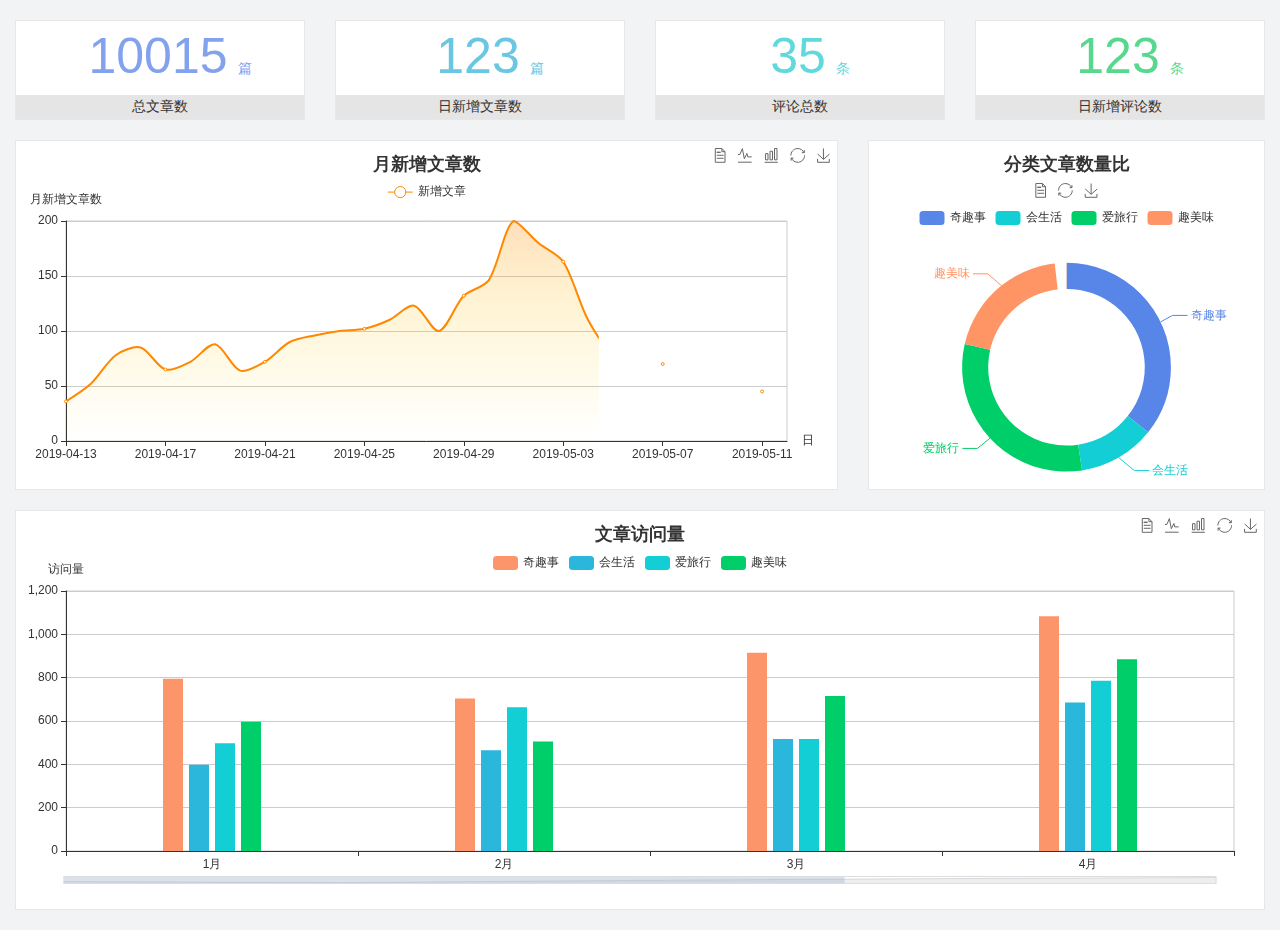
<file: home/dashboard(1).html>
<!DOCTYPE html>
<html lang="en">

<head>
  <meta charset="UTF-8">
  <meta name="viewport" content="width=device-width, initial-scale=1.0">
  <meta http-equiv="X-UA-Compatible" content="ie=edge">
  <title>图表统计</title>
  <link rel="stylesheet" href="../assets/lib/bootstrap.css" />
  <link rel="stylesheet" href="../../assets/lib/main.css" />
  <script src="../../assets/lib/jquery.js"></script>
  <script type="text/javascript" src="../../assets/lib/echarts.min.js"></script>
</head>

<body>
  <div class="container-fluid">
    <div class="row spannel_list">
      <div class="col-sm-3 col-xs-6">
        <div class="spannel">
          <em>10015</em><span>篇</span>
          <b>总文章数</b>
        </div>
      </div>
      <div class="col-sm-3 col-xs-6">
        <div class="spannel scolor01">
          <em>123</em><span>篇</span>
          <b>日新增文章数</b>
        </div>
      </div>
      <div class="col-sm-3 col-xs-6">
        <div class="spannel scolor02">
          <em>35</em><span>条</span>
          <b>评论总数</b>
        </div>
      </div>
      <div class="col-sm-3 col-xs-6">
        <div class="spannel scolor03">
          <em>123</em><span>条</span>
          <b>日新增评论数</b>
        </div>
      </div>
    </div>
  </div>

  <div class="container-fluid">
    <div class="row curve-pie">
      <div class="col-lg-8 col-md-8">
        <div class="gragh_pannel" id="curve_show"></div>
      </div>
      <div class="col-lg-4 col-md-4">
        <div class="gragh_pannel" id="pie_show"></div>
      </div>
    </div>
  </div>

  <div class="container-fluid">
    <div class="column_pannel" id="column_show"></div>
  </div>

  <script>
    var oChart = echarts.init(document.getElementById('curve_show'));
    var aList_all = [
      { 'count': 36, 'date': '2019-04-13' },
      { 'count': 52, 'date': '2019-04-14' },
      { 'count': 78, 'date': '2019-04-15' },
      { 'count': 85, 'date': '2019-04-16' },
      { 'count': 65, 'date': '2019-04-17' },
      { 'count': 72, 'date': '2019-04-18' },
      { 'count': 88, 'date': '2019-04-19' },
      { 'count': 64, 'date': '2019-04-20' },
      { 'count': 72, 'date': '2019-04-21' },
      { 'count': 90, 'date': '2019-04-22' },
      { 'count': 96, 'date': '2019-04-23' },
      { 'count': 100, 'date': '2019-04-24' },
      { 'count': 102, 'date': '2019-04-25' },
      { 'count': 110, 'date': '2019-04-26' },
      { 'count': 123, 'date': '2019-04-27' },
      { 'count': 100, 'date': '2019-04-28' },
      { 'count': 132, 'date': '2019-04-29' },
      { 'count': 146, 'date': '2019-04-30' },
      { 'count': 200, 'date': '2019-05-01' },
      { 'count': 180, 'date': '2019-05-02' },
      { 'count': 163, 'date': '2019-05-03' },
      { 'count': 110, 'date': '2019-05-04' },
      { 'count': 80, 'date': '2019-05-05' },
      { 'count': 82, 'date': '2019-05-06' },
      { 'count': 70, 'date': '2019-05-07' },
      { 'count': 65, 'date': '2019-05-08' },
      { 'count': 54, 'date': '2019-05-09' },
      { 'count': 40, 'date': '2019-05-10' },
      { 'count': 45, 'date': '2019-05-11' },
      { 'count': 38, 'date': '2019-05-12' },
    ];

    let aCount = [];
    let aDate = [];

    for (var i = 0; i < aList_all.length; i++) {
      aCount.push(aList_all[i].count);
      aDate.push(aList_all[i].date);
    }

    var chartopt = {
      title: {
        text: '月新增文章数',
        left: 'center',
        top: '10'
      },
      tooltip: {
        trigger: 'axis'
      },
      legend: {
        data: ['新增文章'],
        top: '40'
      },
      toolbox: {
        show: true,
        feature: {
          mark: { show: true },
          dataView: { show: true, readOnly: false },
          magicType: { show: true, type: ['line', 'bar'] },
          restore: { show: true },
          saveAsImage: { show: true }
        }
      },
      calculable: true,
      xAxis: [
        {
          name: '日',
          type: 'category',
          boundaryGap: false,
          data: aDate
        }
      ],
      yAxis: [
        {
          name: '月新增文章数',
          type: 'value'
        }
      ],
      series: [
        {
          name: '新增文章',
          type: 'line',
          smooth: true,
          itemStyle: { normal: { areaStyle: { type: 'default' }, color: '#f80' }, lineStyle: { color: '#f80' } },
          data: aCount
        }],
      areaStyle: {
        normal: {
          color: new echarts.graphic.LinearGradient(0, 0, 0, 1, [{
            offset: 0,
            color: 'rgba(255,136,0,0.39)'
          }, {
            offset: .34,
            color: 'rgba(255,180,0,0.25)'
          }, {
            offset: 1,
            color: 'rgba(255,222,0,0.00)'
          }])

        }
      },
      grid: {
        show: true,
        x: 50,
        x2: 50,
        y: 80,
        height: 220
      }
    };

    oChart.setOption(chartopt);


    var oPie = echarts.init(document.getElementById('pie_show'));
    var oPieopt =
    {
      title: {
        top: 10,
        text: '分类文章数量比',
        x: 'center'
      },
      tooltip: {
        trigger: 'item',
        formatter: "{a} <br/>{b} : {c} ({d}%)"
      },
      color: ['#5885e8', '#13cfd5', '#00ce68', '#ff9565'],
      legend: {
        x: 'center',
        top: 65,
        data: ['奇趣事', '会生活', '爱旅行', '趣美味']
      },
      toolbox: {
        show: true,
        x: 'center',
        top: 35,
        feature: {
          mark: { show: true },
          dataView: { show: true, readOnly: false },
          magicType: {
            show: true,
            type: ['pie', 'funnel'],
            option: {
              funnel: {
                x: '25%',
                width: '50%',
                funnelAlign: 'left',
                max: 1548
              }
            }
          },
          restore: { show: true },
          saveAsImage: { show: true }
        }
      },
      calculable: true,
      series: [
        {
          name: '访问来源',
          type: 'pie',
          radius: ['45%', '60%'],
          center: ['50%', '65%'],
          data: [
            { value: 300, name: '奇趣事' },
            { value: 100, name: '会生活' },
            { value: 260, name: '爱旅行' },
            { value: 180, name: '趣美味' }
          ]
        }
      ]
    };
    oPie.setOption(oPieopt);



    var oColumn = this.echarts.init(document.getElementById('column_show'));
    var oColumnopt =
    {
      title: {
        text: '文章访问量',
        left: 'center',
        top: '10'
      },
      tooltip: {
        trigger: 'axis'
      },
      legend: {
        data: ['奇趣事', '会生活', '爱旅行', '趣美味'],
        top: '40'
      },
      toolbox: {
        show: true,
        feature: {
          mark: { show: true },
          dataView: { show: true, readOnly: false },
          magicType: { show: true, type: ['line', 'bar'] },
          restore: { show: true },
          saveAsImage: { show: true }
        }
      },
      calculable: true,
      xAxis: [
        {
          type: 'category',
          data: ['1月', '2月', '3月', '4月', '5月']
        }
      ],
      yAxis: [
        {
          name: '访问量',
          type: 'value'
        }
      ],
      series: [
        {
          name: '奇趣事',
          type: 'bar',
          barWidth: 20,
          itemStyle: {
            normal: { areaStyle: { type: 'default' }, color: '#fd956a' }
          },
          data: [800, 708, 920, 1090, 1200]
        },
        {
          name: '会生活',
          type: 'bar',
          barWidth: 20,
          itemStyle: {
            normal: { areaStyle: { type: 'default' }, color: '#2bb6db' }
          },
          data: [400, 468, 520, 690, 800]
        },
        {
          name: '爱旅行',
          type: 'bar',
          barWidth: 20,
          itemStyle: {
            normal: { areaStyle: { type: 'default' }, color: '#13cfd5' }
          },
          data: [500, 668, 520, 790, 900]
        },
        {
          name: '趣美味',
          type: 'bar',
          barWidth: 20,
          itemStyle: {
            normal: { areaStyle: { type: 'default' }, color: '#00ce68' }
          },
          data: [600, 508, 720, 890, 1000]
        }
      ],
      grid: {
        show: true,
        x: 50,
        x2: 30,
        y: 80,
        height: 260
      },
      dataZoom: [//给x轴设置滚动条
        {
          start: 0,//默认为0
          end: 100 - 1000 / 31,//默认为100
          type: 'slider',
          show: true,
          xAxisIndex: [0],
          handleSize: 0,//滑动条的 左右2个滑动条的大小
          height: 8,//组件高度
          left: 45, //左边的距离
          right: 50,//右边的距离
          bottom: 26,//右边的距离
          handleColor: '#ddd',//h滑动图标的颜色
          handleStyle: {
            borderColor: "#cacaca",
            borderWidth: "1",
            shadowBlur: 2,
            background: "#ddd",
            shadowColor: "#ddd",
          }
        }]
    };
    oColumn.setOption(oColumnopt);
  </script>
</body>

</html>
</file>
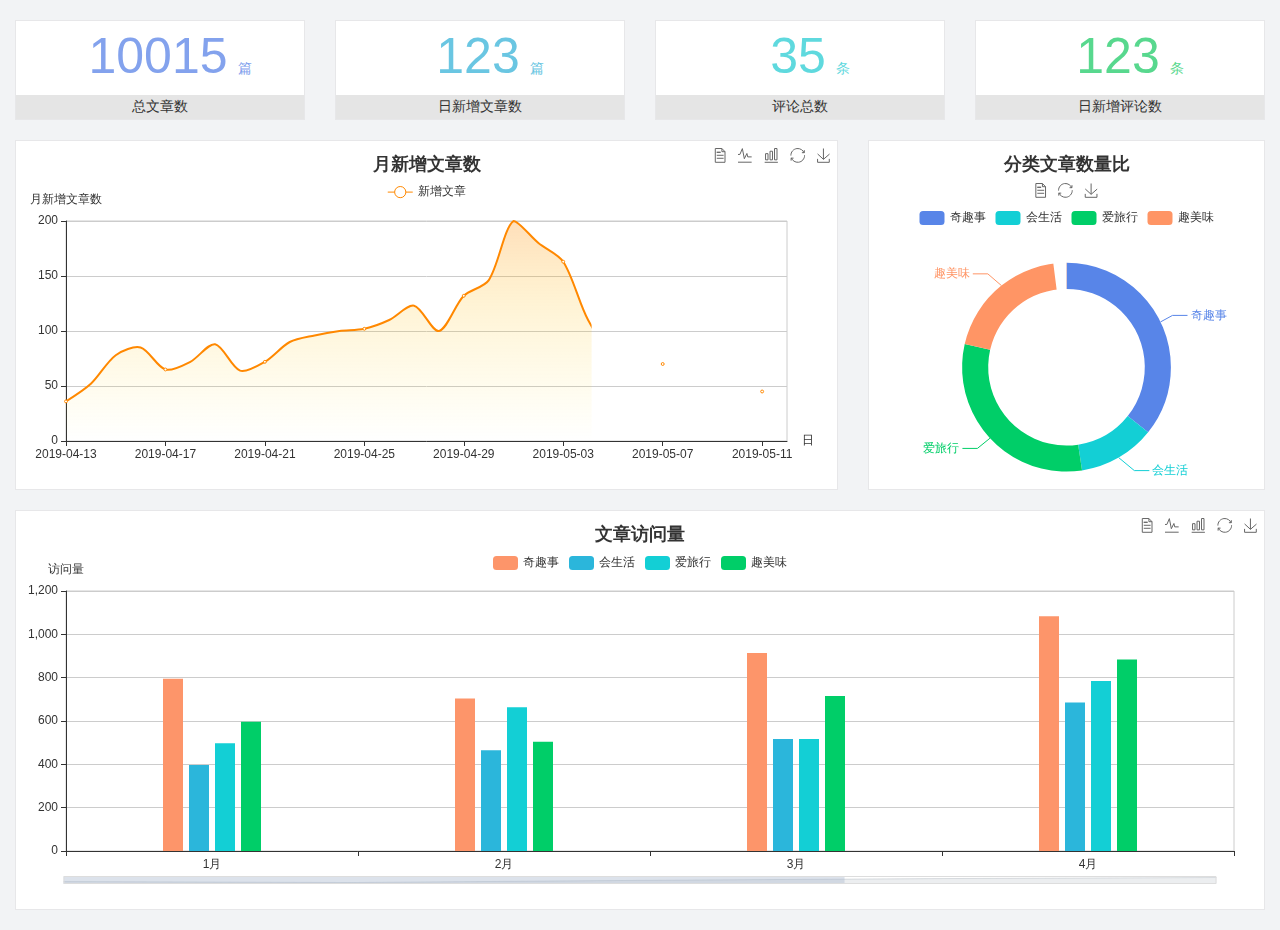
<file: home/dashboard.html>
<!DOCTYPE html>
<html lang="en">

<head>
  <meta charset="UTF-8">
  <meta name="viewport" content="width=device-width, initial-scale=1.0">
  <meta http-equiv="X-UA-Compatible" content="ie=edge">
  <title>图表统计</title>
  <link rel="stylesheet" href="../assets/lib/bootstrap.css" />
  <link rel="stylesheet" href="../assets/lib/main.css" />
  <script src="../assets/lib/jquery.js"></script>
  <script type="text/javascript" src="../assets/lib/echarts.min.js"></script>
</head>

<body>
  <div class="container-fluid">
    <div class="row spannel_list">
      <div class="col-sm-3 col-xs-6">
        <div class="spannel">
          <em>10015</em><span>篇</span>
          <b>总文章数</b>
        </div>
      </div>
      <div class="col-sm-3 col-xs-6">
        <div class="spannel scolor01">
          <em>123</em><span>篇</span>
          <b>日新增文章数</b>
        </div>
      </div>
      <div class="col-sm-3 col-xs-6">
        <div class="spannel scolor02">
          <em>35</em><span>条</span>
          <b>评论总数</b>
        </div>
      </div>
      <div class="col-sm-3 col-xs-6">
        <div class="spannel scolor03">
          <em>123</em><span>条</span>
          <b>日新增评论数</b>
        </div>
      </div>
    </div>
  </div>

  <div class="container-fluid">
    <div class="row curve-pie">
      <div class="col-lg-8 col-md-8">
        <div class="gragh_pannel" id="curve_show"></div>
      </div>
      <div class="col-lg-4 col-md-4">
        <div class="gragh_pannel" id="pie_show"></div>
      </div>
    </div>
  </div>

  <div class="container-fluid">
    <div class="column_pannel" id="column_show"></div>
  </div>

  <script>
    var oChart = echarts.init(document.getElementById('curve_show'));
    var aList_all = [
      { 'count': 36, 'date': '2019-04-13' },
      { 'count': 52, 'date': '2019-04-14' },
      { 'count': 78, 'date': '2019-04-15' },
      { 'count': 85, 'date': '2019-04-16' },
      { 'count': 65, 'date': '2019-04-17' },
      { 'count': 72, 'date': '2019-04-18' },
      { 'count': 88, 'date': '2019-04-19' },
      { 'count': 64, 'date': '2019-04-20' },
      { 'count': 72, 'date': '2019-04-21' },
      { 'count': 90, 'date': '2019-04-22' },
      { 'count': 96, 'date': '2019-04-23' },
      { 'count': 100, 'date': '2019-04-24' },
      { 'count': 102, 'date': '2019-04-25' },
      { 'count': 110, 'date': '2019-04-26' },
      { 'count': 123, 'date': '2019-04-27' },
      { 'count': 100, 'date': '2019-04-28' },
      { 'count': 132, 'date': '2019-04-29' },
      { 'count': 146, 'date': '2019-04-30' },
      { 'count': 200, 'date': '2019-05-01' },
      { 'count': 180, 'date': '2019-05-02' },
      { 'count': 163, 'date': '2019-05-03' },
      { 'count': 110, 'date': '2019-05-04' },
      { 'count': 80, 'date': '2019-05-05' },
      { 'count': 82, 'date': '2019-05-06' },
      { 'count': 70, 'date': '2019-05-07' },
      { 'count': 65, 'date': '2019-05-08' },
      { 'count': 54, 'date': '2019-05-09' },
      { 'count': 40, 'date': '2019-05-10' },
      { 'count': 45, 'date': '2019-05-11' },
      { 'count': 38, 'date': '2019-05-12' },
    ];

    let aCount = [];
    let aDate = [];

    for (var i = 0; i < aList_all.length; i++) {
      aCount.push(aList_all[i].count);
      aDate.push(aList_all[i].date);
    }

    var chartopt = {
      title: {
        text: '月新增文章数',
        left: 'center',
        top: '10'
      },
      tooltip: {
        trigger: 'axis'
      },
      legend: {
        data: ['新增文章'],
        top: '40'
      },
      toolbox: {
        show: true,
        feature: {
          mark: { show: true },
          dataView: { show: true, readOnly: false },
          magicType: { show: true, type: ['line', 'bar'] },
          restore: { show: true },
          saveAsImage: { show: true }
        }
      },
      calculable: true,
      xAxis: [
        {
          name: '日',
          type: 'category',
          boundaryGap: false,
          data: aDate
        }
      ],
      yAxis: [
        {
          name: '月新增文章数',
          type: 'value'
        }
      ],
      series: [
        {
          name: '新增文章',
          type: 'line',
          smooth: true,
          itemStyle: { normal: { areaStyle: { type: 'default' }, color: '#f80' }, lineStyle: { color: '#f80' } },
          data: aCount
        }],
      areaStyle: {
        normal: {
          color: new echarts.graphic.LinearGradient(0, 0, 0, 1, [{
            offset: 0,
            color: 'rgba(255,136,0,0.39)'
          }, {
            offset: .34,
            color: 'rgba(255,180,0,0.25)'
          }, {
            offset: 1,
            color: 'rgba(255,222,0,0.00)'
          }])

        }
      },
      grid: {
        show: true,
        x: 50,
        x2: 50,
        y: 80,
        height: 220
      }
    };

    oChart.setOption(chartopt);


    var oPie = echarts.init(document.getElementById('pie_show'));
    var oPieopt =
    {
      title: {
        top: 10,
        text: '分类文章数量比',
        x: 'center'
      },
      tooltip: {
        trigger: 'item',
        formatter: "{a} <br/>{b} : {c} ({d}%)"
      },
      color: ['#5885e8', '#13cfd5', '#00ce68', '#ff9565'],
      legend: {
        x: 'center',
        top: 65,
        data: ['奇趣事', '会生活', '爱旅行', '趣美味']
      },
      toolbox: {
        show: true,
        x: 'center',
        top: 35,
        feature: {
          mark: { show: true },
          dataView: { show: true, readOnly: false },
          magicType: {
            show: true,
            type: ['pie', 'funnel'],
            option: {
              funnel: {
                x: '25%',
                width: '50%',
                funnelAlign: 'left',
                max: 1548
              }
            }
          },
          restore: { show: true },
          saveAsImage: { show: true }
        }
      },
      calculable: true,
      series: [
        {
          name: '访问来源',
          type: 'pie',
          radius: ['45%', '60%'],
          center: ['50%', '65%'],
          data: [
            { value: 300, name: '奇趣事' },
            { value: 100, name: '会生活' },
            { value: 260, name: '爱旅行' },
            { value: 180, name: '趣美味' }
          ]
        }
      ]
    };
    oPie.setOption(oPieopt);



    var oColumn = this.echarts.init(document.getElementById('column_show'));
    var oColumnopt =
    {
      title: {
        text: '文章访问量',
        left: 'center',
        top: '10'
      },
      tooltip: {
        trigger: 'axis'
      },
      legend: {
        data: ['奇趣事', '会生活', '爱旅行', '趣美味'],
        top: '40'
      },
      toolbox: {
        show: true,
        feature: {
          mark: { show: true },
          dataView: { show: true, readOnly: false },
          magicType: { show: true, type: ['line', 'bar'] },
          restore: { show: true },
          saveAsImage: { show: true }
        }
      },
      calculable: true,
      xAxis: [
        {
          type: 'category',
          data: ['1月', '2月', '3月', '4月', '5月']
        }
      ],
      yAxis: [
        {
          name: '访问量',
          type: 'value'
        }
      ],
      series: [
        {
          name: '奇趣事',
          type: 'bar',
          barWidth: 20,
          itemStyle: {
            normal: { areaStyle: { type: 'default' }, color: '#fd956a' }
          },
          data: [800, 708, 920, 1090, 1200]
        },
        {
          name: '会生活',
          type: 'bar',
          barWidth: 20,
          itemStyle: {
            normal: { areaStyle: { type: 'default' }, color: '#2bb6db' }
          },
          data: [400, 468, 520, 690, 800]
        },
        {
          name: '爱旅行',
          type: 'bar',
          barWidth: 20,
          itemStyle: {
            normal: { areaStyle: { type: 'default' }, color: '#13cfd5' }
          },
          data: [500, 668, 520, 790, 900]
        },
        {
          name: '趣美味',
          type: 'bar',
          barWidth: 20,
          itemStyle: {
            normal: { areaStyle: { type: 'default' }, color: '#00ce68' }
          },
          data: [600, 508, 720, 890, 1000]
        }
      ],
      grid: {
        show: true,
        x: 50,
        x2: 30,
        y: 80,
        height: 260
      },
      dataZoom: [//给x轴设置滚动条
        {
          start: 0,//默认为0
          end: 100 - 1000 / 31,//默认为100
          type: 'slider',
          show: true,
          xAxisIndex: [0],
          handleSize: 0,//滑动条的 左右2个滑动条的大小
          height: 8,//组件高度
          left: 45, //左边的距离
          right: 50,//右边的距离
          bottom: 26,//右边的距离
          handleColor: '#ddd',//h滑动图标的颜色
          handleStyle: {
            borderColor: "#cacaca",
            borderWidth: "1",
            shadowBlur: 2,
            background: "#ddd",
            shadowColor: "#ddd",
          }
        }]
    };
    oColumn.setOption(oColumnopt);
  </script>
</body>

</html>
</file>
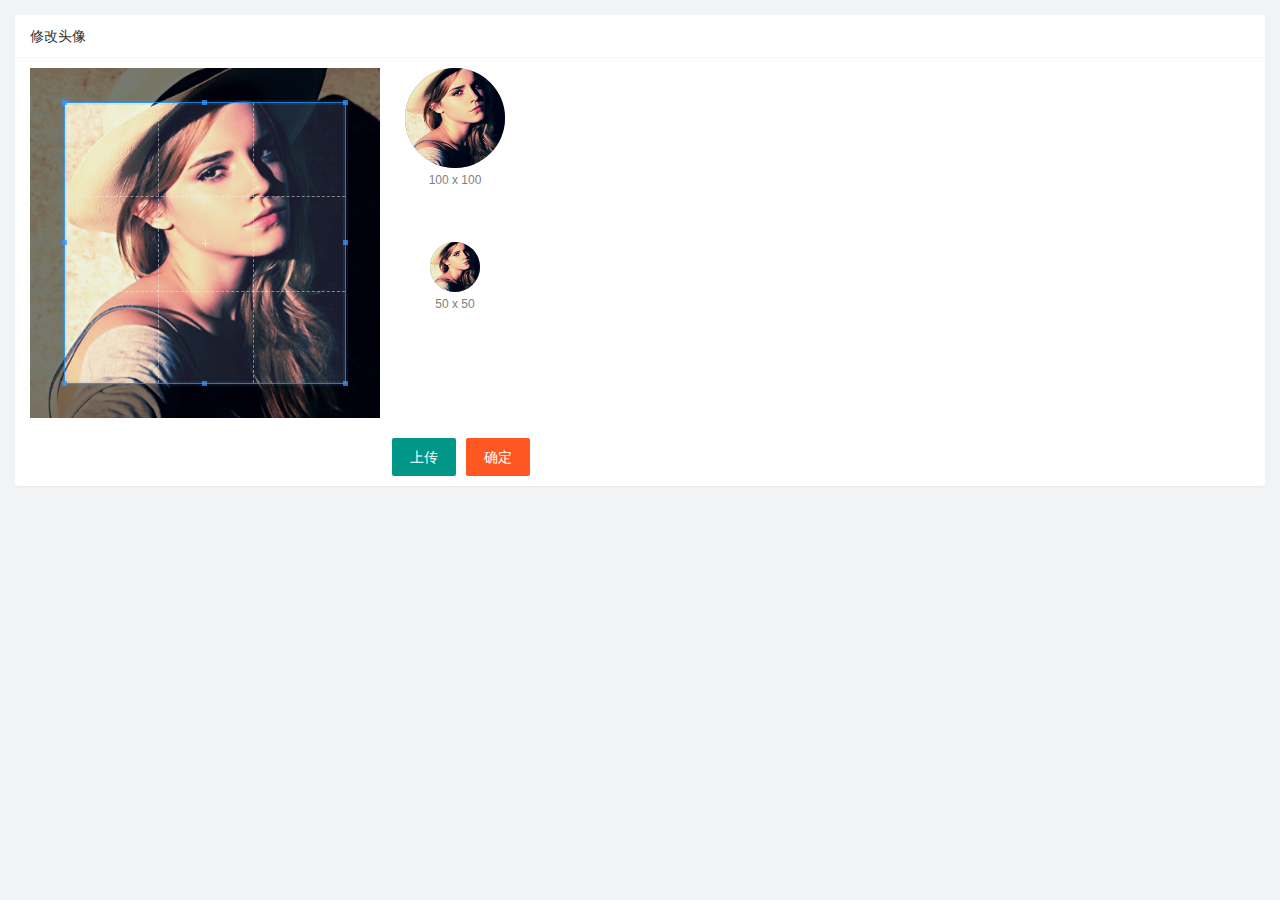
<file: user/user_avatar.html>
<!DOCTYPE html>
<html lang="en">

<head>
    <meta charset="UTF-8">
    <meta http-equiv="X-UA-Compatible" content="IE=edge">
    <meta name="viewport" content="width=device-width, initial-scale=1.0">
    <title>更换头像</title>
    <link rel="stylesheet" href="../assets/lib/cropper/cropper.css" />
    <link rel="stylesheet" href="../assets/lib/layui/css/layui.css">
    <link rel="stylesheet" href="../assets/css/user/user_avatar.css">
</head>

<body>
    <div class="layui-card">
        <div class="layui-card-header">修改头像</div>
        <div class="layui-card-body">
            <!-- 第一行的图片裁剪和预览区域 -->
            <div class="row1">
                <!-- 图片裁剪区域 -->
                <div class="cropper-box">
                    <!-- 这个 img 标签很重要，将来会把它初始化为裁剪区域 -->
                    <img id="image" src="../assets/images/sample.jpg" />
                </div>
                <!-- 图片的预览区域 -->
                <div class="preview-box">
                    <div>
                        <!-- 宽高为 100px 的预览区域 -->
                        <div class="img-preview w100"></div>
                        <p class="size">100 x 100</p>
                    </div>
                    <div>
                        <!-- 宽高为 50px 的预览区域 -->
                        <div class="img-preview w50"></div>
                        <p class="size">50 x 50</p>
                    </div>
                </div>
            </div>
            <!-- 第二行的按钮区域 -->
            <div class="row2">
                <!-- 通过 accept 属性，可以指定，允许用户选择什么类型的文件 -->
                <!-- <input type="file" id="file" accept="image/png,image/jpeg" /> -->
                <input type="file" id="file" accept="image/png,image/jpeg" />
                <button type="button" class="layui-btn" id="btnChooseImage">上传</button>
                <button type="button" class="layui-btn layui-btn-danger" id="btnUpload">确定</button>
            </div>
        </div>
    </div>
    
    <script src="../assets/lib/layui/layui.all.js"></script>
    <script src="../assets/lib/jquery.js"></script>
    <script src="../assets/lib/cropper/Cropper.js"></script>
    <script src="../assets/lib/cropper/jquery-cropper.js"></script>
    <script src="../assets/js/baseAPI.js"></script>
    <script src="../assets/js/user/user_avatar.js"></script>
</body>

</html>
</file>
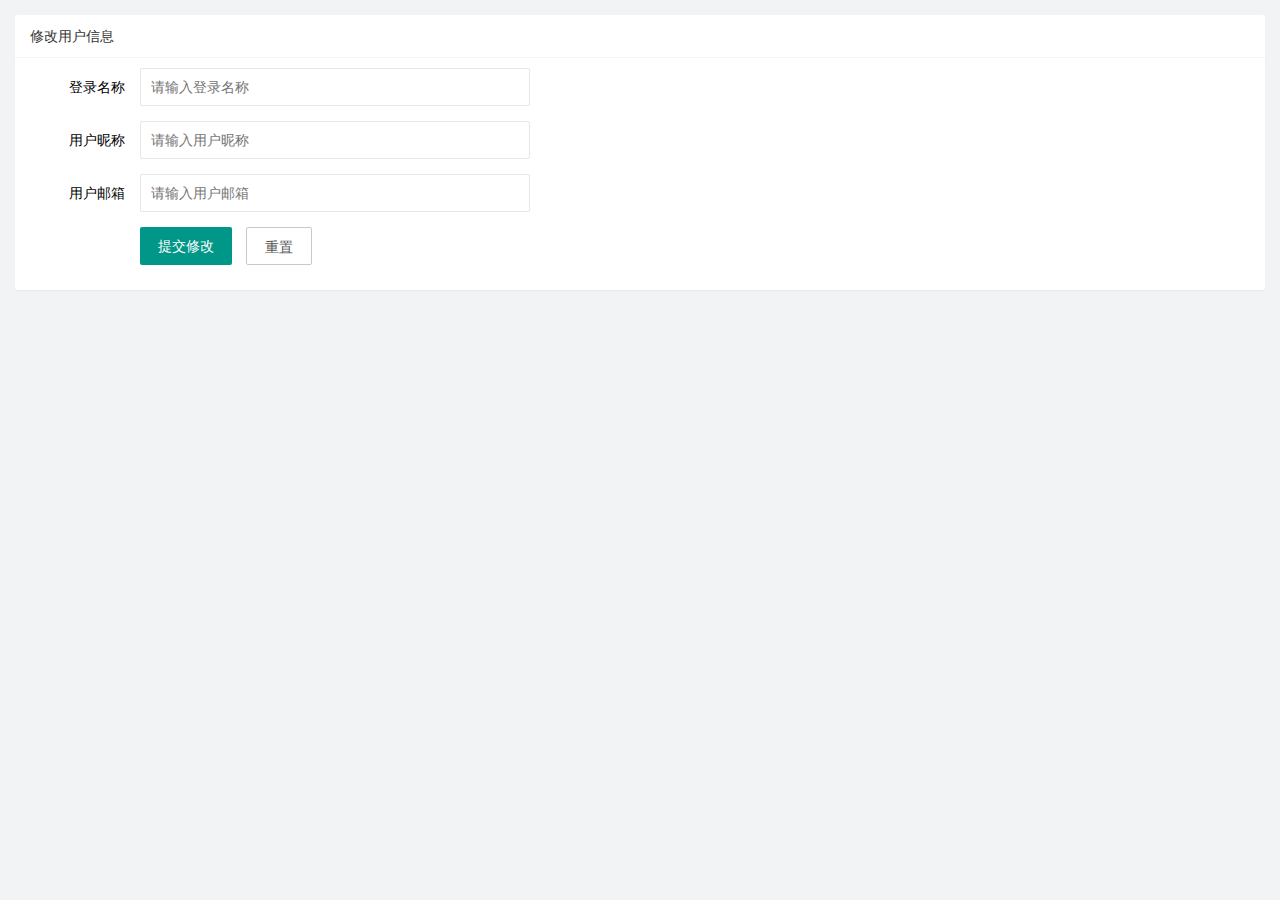
<file: user/user_info.html>
<!DOCTYPE html>
<html lang="en">
<head>
    <meta charset="UTF-8">
    <meta http-equiv="X-UA-Compatible" content="IE=edge">
    <meta name="viewport" content="width=device-width, initial-scale=1.0">
    <title>Document</title>
    <link rel="stylesheet" href="../assets/lib/layui/css/layui.css">
    <link rel="stylesheet" href="../assets/css/user/user_info.css">
</head>
<body>
    <!-- 卡片区域 -->
    <div class="layui-card">
        <div class="layui-card-header">修改用户信息</div>
        <div class="layui-card-body">
            <form class="layui-form" action="" lay-filter="formUserInfo">
                <div class="layui-form-item">
                  <label class="layui-form-label">登录名称</label>
                  <div class="layui-input-block">
                    <input type="text" name="username" required  lay-verify="required" placeholder="请输入登录名称" autocomplete="off" class="layui-input" readonly>
                  </div>
                </div>
                <div class="layui-form-item">
                    <label class="layui-form-label">用户昵称</label>
                    <div class="layui-input-block">
                      <input type="text" name="nickname" required  lay-verify="required|nickname" placeholder="请输入用户昵称" autocomplete="off" class="layui-input">
                    </div>
                  </div>
                  <div class="layui-form-item">
                    <label class="layui-form-label">用户邮箱</label>
                    <div class="layui-input-block">
                      <input type="text" name="email" required  lay-verify="required|email" placeholder="请输入用户邮箱" autocomplete="off" class="layui-input">
                    </div>
                  </div>
                  <div class="layui-form-item">
                    <div class="layui-input-block">
                      <button class="layui-btn" lay-submit lay-filter="formDemo">提交修改</button>
                      <button type="reset" class="layui-btn layui-btn-primary">重置</button>
                    </div>
                  </div>
            </form>
        </div>
      </div>
      <script src="../assets/lib/layui/layui.all.js"></script>
      <script src="../assets/lib/jquery.js"></script>
      <script src="../assets/js/baseAPI.js"></script>
      <script src="../assets/js/user/user_info.js"></script>
</body>
</html>
</file>
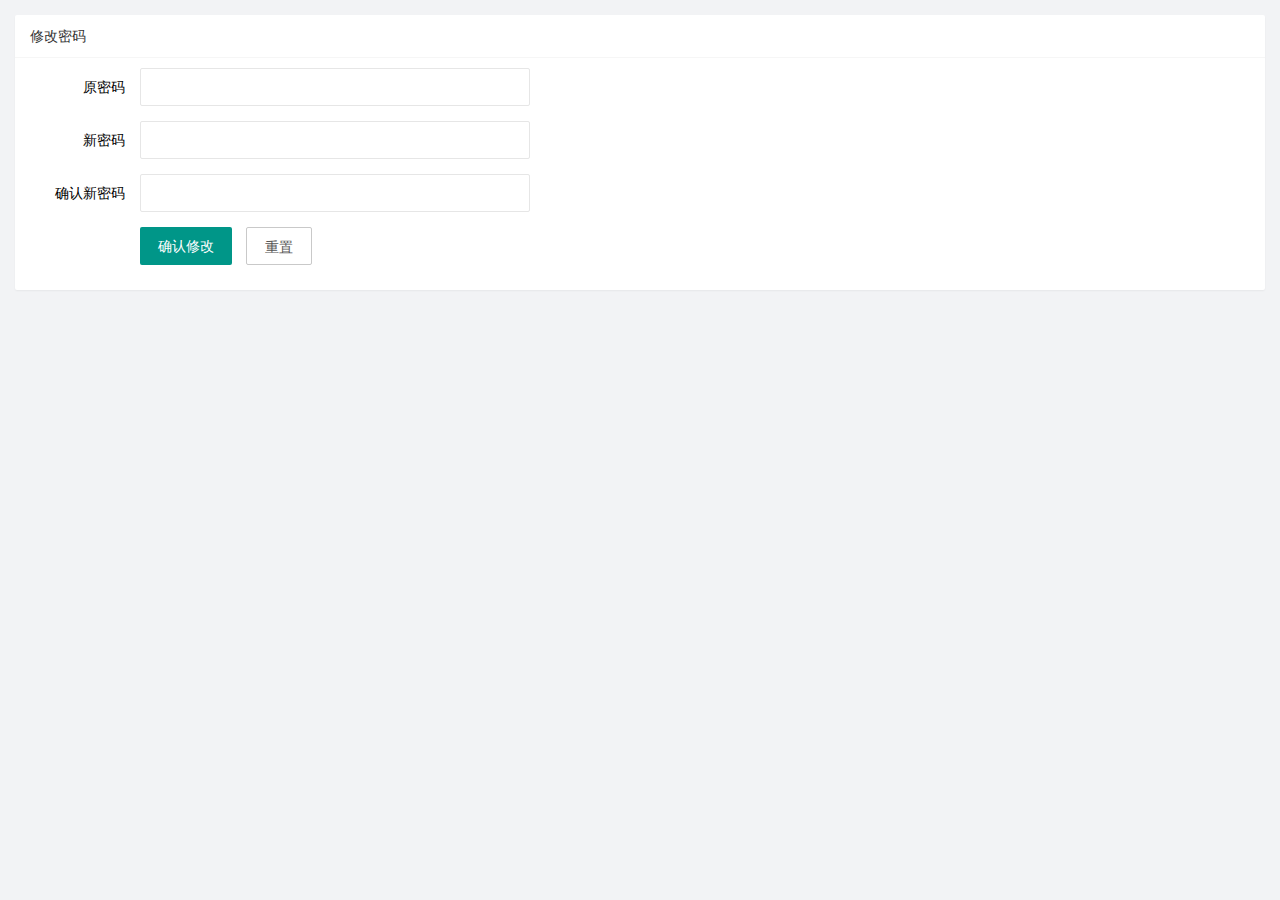
<file: user/user_pwd.html>
<!DOCTYPE html>
<html lang="en">
<head>
    <meta charset="UTF-8">
    <meta http-equiv="X-UA-Compatible" content="IE=edge">
    <meta name="viewport" content="width=device-width, initial-scale=1.0">
    <title>Document</title>
    <link rel="stylesheet" href="../assets/lib/layui/css/layui.css">
    <!-- 导入自己的css -->
    <link rel="stylesheet" href="../assets/css/user/user_pwd.css">
</head>
<body>
    <!-- 先写卡片区域 -->
    <div class="layui-card">
        <div class="layui-card-header">修改密码</div>
        <div class="layui-card-body">
            <form class="layui-form" action="">
                <div class="layui-form-item">
                  <label class="layui-form-label">原密码</label>
                  <div class="layui-input-block">
                    <input type="password" name="oldPwd" required  lay-verify="required|pwd" placeholder="" autocomplete="off" class="layui-input">
                  </div>
                </div>
                <div class="layui-form-item">
                    <label class="layui-form-label">新密码</label>
                    <div class="layui-input-block">
                      <input type="password" name="newPwd" required  lay-verify="required|samePwd|pwd" placeholder="" autocomplete="off" class="layui-input">
                    </div>
                  </div>
                  <div class="layui-form-item">
                    <label class="layui-form-label">确认新密码</label>
                    <div class="layui-input-block">
                      <input type="password" name="rePwd" required  lay-verify="required|pwd|rePwd" placeholder="" autocomplete="off" class="layui-input">
                    </div>
                  </div>
                  <div class="layui-form-item">
                    <div class="layui-input-block">
                      <button class="layui-btn" lay-submit lay-filter="formDemo">确认修改</button>
                      <button type="reset" class="layui-btn layui-btn-primary">重置</button>
                    </div>
                  </div>
            </form>
        </div>
      </div>
      
      <script src="../assets/lib/jquery.js"></script>
      <script src="../assets/js/baseAPI.js"></script>
    <script src="../assets/lib/layui/layui.all.js"></script>
    <script src="../assets/js/user/user_pwd.js"></script>
</body>
</html>
</file>
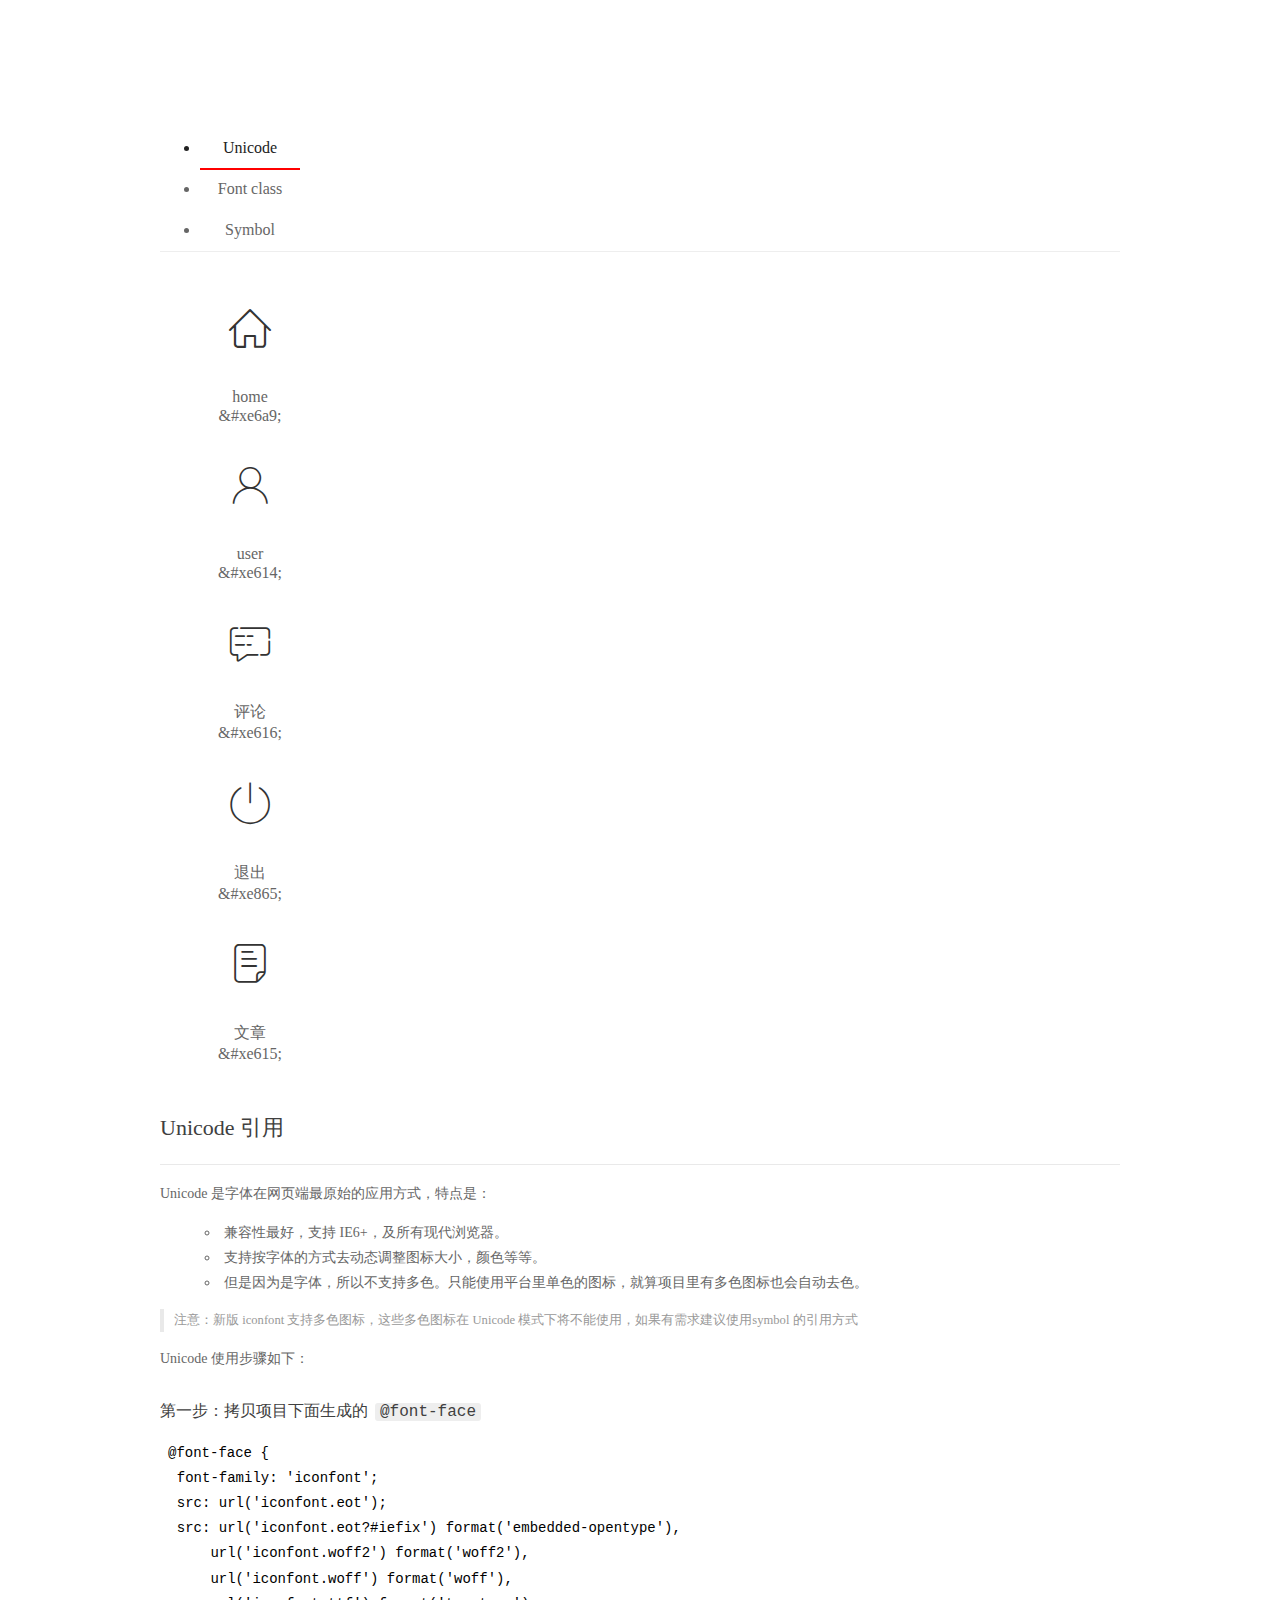
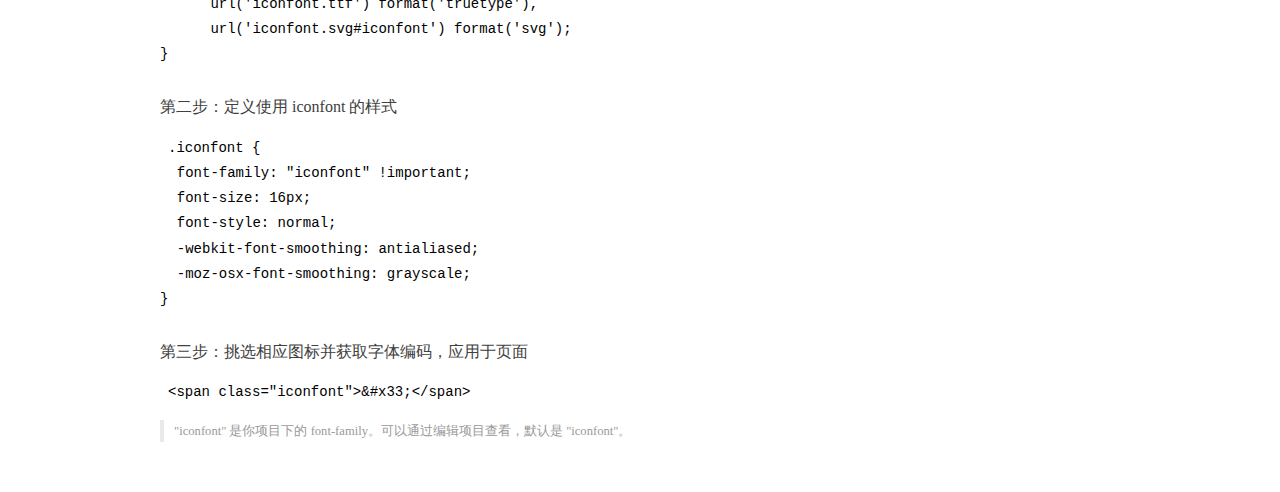
<file: assets/fonts/demo_index(1).html>
<!DOCTYPE html>
<html>
<head>
  <meta charset="utf-8"/>
  <title>IconFont Demo</title>
  <link rel="shortcut icon" href="https://gtms04.alicdn.com/tps/i4/TB1_oz6GVXXXXaFXpXXJDFnIXXX-64-64.ico" type="image/x-icon"/>
  <link rel="stylesheet" href="https://g.alicdn.com/thx/cube/1.3.2/cube.min.css">
  <link rel="stylesheet" href="demo.css">
  <link rel="stylesheet" href="iconfont.css">
  <script src="iconfont.js"></script>
  <!-- jQuery -->
  <script src="https://a1.alicdn.com/oss/uploads/2018/12/26/7bfddb60-08e8-11e9-9b04-53e73bb6408b.js"></script>
  <!-- 代码高亮 -->
  <script src="https://a1.alicdn.com/oss/uploads/2018/12/26/a3f714d0-08e6-11e9-8a15-ebf944d7534c.js"></script>
</head>
<body>
  <div class="main">
    <h1 class="logo"><a href="https://www.iconfont.cn/" title="iconfont 首页" target="_blank">&#xe86b;</a></h1>
    <div class="nav-tabs">
      <ul id="tabs" class="dib-box">
        <li class="dib active"><span>Unicode</span></li>
        <li class="dib"><span>Font class</span></li>
        <li class="dib"><span>Symbol</span></li>
      </ul>
      
    </div>
    <div class="tab-container">
      <div class="content unicode" style="display: block;">
          <ul class="icon_lists dib-box">
          
            <li class="dib">
              <span class="icon iconfont">&#xe6a9;</span>
                <div class="name">home</div>
                <div class="code-name">&amp;#xe6a9;</div>
              </li>
          
            <li class="dib">
              <span class="icon iconfont">&#xe614;</span>
                <div class="name">user</div>
                <div class="code-name">&amp;#xe614;</div>
              </li>
          
            <li class="dib">
              <span class="icon iconfont">&#xe616;</span>
                <div class="name">评论</div>
                <div class="code-name">&amp;#xe616;</div>
              </li>
          
            <li class="dib">
              <span class="icon iconfont">&#xe865;</span>
                <div class="name">退出</div>
                <div class="code-name">&amp;#xe865;</div>
              </li>
          
            <li class="dib">
              <span class="icon iconfont">&#xe615;</span>
                <div class="name">文章</div>
                <div class="code-name">&amp;#xe615;</div>
              </li>
          
          </ul>
          <div class="article markdown">
          <h2 id="unicode-">Unicode 引用</h2>
          <hr>

          <p>Unicode 是字体在网页端最原始的应用方式，特点是：</p>
          <ul>
            <li>兼容性最好，支持 IE6+，及所有现代浏览器。</li>
            <li>支持按字体的方式去动态调整图标大小，颜色等等。</li>
            <li>但是因为是字体，所以不支持多色。只能使用平台里单色的图标，就算项目里有多色图标也会自动去色。</li>
          </ul>
          <blockquote>
            <p>注意：新版 iconfont 支持多色图标，这些多色图标在 Unicode 模式下将不能使用，如果有需求建议使用symbol 的引用方式</p>
          </blockquote>
          <p>Unicode 使用步骤如下：</p>
          <h3 id="-font-face">第一步：拷贝项目下面生成的 <code>@font-face</code></h3>
<pre><code class="language-css"
>@font-face {
  font-family: 'iconfont';
  src: url('iconfont.eot');
  src: url('iconfont.eot?#iefix') format('embedded-opentype'),
      url('iconfont.woff2') format('woff2'),
      url('iconfont.woff') format('woff'),
      url('iconfont.ttf') format('truetype'),
      url('iconfont.svg#iconfont') format('svg');
}
</code></pre>
          <h3 id="-iconfont-">第二步：定义使用 iconfont 的样式</h3>
<pre><code class="language-css"
>.iconfont {
  font-family: "iconfont" !important;
  font-size: 16px;
  font-style: normal;
  -webkit-font-smoothing: antialiased;
  -moz-osx-font-smoothing: grayscale;
}
</code></pre>
          <h3 id="-">第三步：挑选相应图标并获取字体编码，应用于页面</h3>
<pre>
<code class="language-html"
>&lt;span class="iconfont"&gt;&amp;#x33;&lt;/span&gt;
</code></pre>
          <blockquote>
            <p>"iconfont" 是你项目下的 font-family。可以通过编辑项目查看，默认是 "iconfont"。</p>
          </blockquote>
          </div>
      </div>
      <div class="content font-class">
        <ul class="icon_lists dib-box">
          
          <li class="dib">
            <span class="icon iconfont icon-home"></span>
            <div class="name">
              home
            </div>
            <div class="code-name">.icon-home
            </div>
          </li>
          
          <li class="dib">
            <span class="icon iconfont icon-user"></span>
            <div class="name">
              user
            </div>
            <div class="code-name">.icon-user
            </div>
          </li>
          
          <li class="dib">
            <span class="icon iconfont icon-pinglun"></span>
            <div class="name">
              评论
            </div>
            <div class="code-name">.icon-pinglun
            </div>
          </li>
          
          <li class="dib">
            <span class="icon iconfont icon-tuichu"></span>
            <div class="name">
              退出
            </div>
            <div class="code-name">.icon-tuichu
            </div>
          </li>
          
          <li class="dib">
            <span class="icon iconfont icon-16"></span>
            <div class="name">
              文章
            </div>
            <div class="code-name">.icon-16
            </div>
          </li>
          
        </ul>
        <div class="article markdown">
        <h2 id="font-class-">font-class 引用</h2>
        <hr>

        <p>font-class 是 Unicode 使用方式的一种变种，主要是解决 Unicode 书写不直观，语意不明确的问题。</p>
        <p>与 Unicode 使用方式相比，具有如下特点：</p>
        <ul>
          <li>兼容性良好，支持 IE8+，及所有现代浏览器。</li>
          <li>相比于 Unicode 语意明确，书写更直观。可以很容易分辨这个 icon 是什么。</li>
          <li>因为使用 class 来定义图标，所以当要替换图标时，只需要修改 class 里面的 Unicode 引用。</li>
          <li>不过因为本质上还是使用的字体，所以多色图标还是不支持的。</li>
        </ul>
        <p>使用步骤如下：</p>
        <h3 id="-fontclass-">第一步：引入项目下面生成的 fontclass 代码：</h3>
<pre><code class="language-html">&lt;link rel="stylesheet" href="./iconfont.css"&gt;
</code></pre>
        <h3 id="-">第二步：挑选相应图标并获取类名，应用于页面：</h3>
<pre><code class="language-html">&lt;span class="iconfont icon-xxx"&gt;&lt;/span&gt;
</code></pre>
        <blockquote>
          <p>"
            iconfont" 是你项目下的 font-family。可以通过编辑项目查看，默认是 "iconfont"。</p>
        </blockquote>
      </div>
      </div>
      <div class="content symbol">
          <ul class="icon_lists dib-box">
          
            <li class="dib">
                <svg class="icon svg-icon" aria-hidden="true">
                  <use xlink:href="#icon-home"></use>
                </svg>
                <div class="name">home</div>
                <div class="code-name">#icon-home</div>
            </li>
          
            <li class="dib">
                <svg class="icon svg-icon" aria-hidden="true">
                  <use xlink:href="#icon-user"></use>
                </svg>
                <div class="name">user</div>
                <div class="code-name">#icon-user</div>
            </li>
          
            <li class="dib">
                <svg class="icon svg-icon" aria-hidden="true">
                  <use xlink:href="#icon-pinglun"></use>
                </svg>
                <div class="name">评论</div>
                <div class="code-name">#icon-pinglun</div>
            </li>
          
            <li class="dib">
                <svg class="icon svg-icon" aria-hidden="true">
                  <use xlink:href="#icon-tuichu"></use>
                </svg>
                <div class="name">退出</div>
                <div class="code-name">#icon-tuichu</div>
            </li>
          
            <li class="dib">
                <svg class="icon svg-icon" aria-hidden="true">
                  <use xlink:href="#icon-16"></use>
                </svg>
                <div class="name">文章</div>
                <div class="code-name">#icon-16</div>
            </li>
          
          </ul>
          <div class="article markdown">
          <h2 id="symbol-">Symbol 引用</h2>
          <hr>

          <p>这是一种全新的使用方式，应该说这才是未来的主流，也是平台目前推荐的用法。相关介绍可以参考这篇<a href="">文章</a>
            这种用法其实是做了一个 SVG 的集合，与另外两种相比具有如下特点：</p>
          <ul>
            <li>支持多色图标了，不再受单色限制。</li>
            <li>通过一些技巧，支持像字体那样，通过 <code>font-size</code>, <code>color</code> 来调整样式。</li>
            <li>兼容性较差，支持 IE9+，及现代浏览器。</li>
            <li>浏览器渲染 SVG 的性能一般，还不如 png。</li>
          </ul>
          <p>使用步骤如下：</p>
          <h3 id="-symbol-">第一步：引入项目下面生成的 symbol 代码：</h3>
<pre><code class="language-html">&lt;script src="./iconfont.js"&gt;&lt;/script&gt;
</code></pre>
          <h3 id="-css-">第二步：加入通用 CSS 代码（引入一次就行）：</h3>
<pre><code class="language-html">&lt;style&gt;
.icon {
  width: 1em;
  height: 1em;
  vertical-align: -0.15em;
  fill: currentColor;
  overflow: hidden;
}
&lt;/style&gt;
</code></pre>
          <h3 id="-">第三步：挑选相应图标并获取类名，应用于页面：</h3>
<pre><code class="language-html">&lt;svg class="icon" aria-hidden="true"&gt;
  &lt;use xlink:href="#icon-xxx"&gt;&lt;/use&gt;
&lt;/svg&gt;
</code></pre>
          </div>
      </div>

    </div>
  </div>
  <script>
  $(document).ready(function () {
      $('.tab-container .content:first').show()

      $('#tabs li').click(function (e) {
        var tabContent = $('.tab-container .content')
        var index = $(this).index()

        if ($(this).hasClass('active')) {
          return
        } else {
          $('#tabs li').removeClass('active')
          $(this).addClass('active')

          tabContent.hide().eq(index).fadeIn()
        }
      })
    })
  </script>
</body>
</html>
</file>
<file: assets/lib/main.css>
body{
    font-family:'MicroSoft YaHei';
    background-color: #f2f3f5;
}
.main_wrap{
    position:fixed;
    width:100%;
    height:100%;
    left:0px;
    top:0px;
    background:url('../images/login_bg.jpg'); 
    background-size:100% 100%; 
  }
.header{
    width:1200px;
    overflow: hidden;
    margin:20px auto 0;
}
.heade .logo{
    float: left;
}
.header .copyright{
    float:right;
    font-size:12px;
    color:#fff;
    text-align:right;
    line-height:20px;
    margin-top:10px;
}
.login_form_con{
    position:absolute;
    left:50%;
    top:50%;
    margin-left:-200px;
    margin-top:-155px;
    width:400px;
    height:310px;
    background-color: #edeff0;
}

.login_form{
    position: relative;
}

.login_form .icon-user{
    position:absolute;
    font-size:16px;
    color:#999;
    left:46px;
    top:12px;
}
.login_form .icon-key{
    position:absolute;
    font-size:18px;
    color:#999;
    left:46px;
    top:78px;
}
.login_title{
    height:60px;
    background:url('../images/login_title.png') center center no-repeat #fff;
}
.input_txt,.input_pass,.input_sub{
    display:block;
    width:334px;
    height:37px;
    padding:0px;
    text-indent:40px;
    border:1px solid #ddd;
    margin:27px auto 0;
    outline:none;
}
.input_sub{
    margin-top:40px;
    height:42px;
    background-color: #19b9e7;
    text-indent:0px;
    font-size:18px;
    color:#fff;
    cursor: pointer;
}
.input_sub:hover{
    background-color: #08a0cc;
}

.sider{
    position:fixed;
    left:0;
    top:0;
    bottom:0;
    width:210px;
    background-color: #323745;
}
.sider .logo{
    display:block;
    height:56px;
    background-color: #242732;
    overflow: hidden;
}
.sider .logo img{
    display:block;
    margin:6px auto 0;
}
.user_info{
    height:79px;
    border-bottom:1px solid #5a5e6b;
}

.user_info img{
    float: left;
    width:40px;
    height:40px;
    border-radius:20px;
    margin:19px 0 0 30px;
}
.user_info span{
    float: left;
    width:120px;
    font-size:12px;
    color:#fff;
    margin:23px 0 0 20px;
}
.user_info b{
    float: left;
    width: 120px;
    font-weight:normal;
    font-size:12px;
    color:#adafb5;
    margin:2px 0 0 20px;
}

.menu .level01{
    height:50px;
    line-height:50px;
}
.menu .level01 a{
    display:block;
    height:50px;
    font-size:12px;
    color:#adafb5;
    overflow: hidden;
}
.menu .level01.active a{
    background-color: #1378f0;
    color:#fff;
}
.menu .level01.active i{
    color:#fff;
}

.menu .level01 a:hover{
    background-color: #1378f0;
    color:#fff;
}
.menu .level01 a:hover i{
    color:#fff;
}
.menu .level01 i{
    color:#61646f;
    font-size:22px;
    float: left;
    margin-left:26px;
}
.menu .level01 span{
    float: left;
    margin-left:10px;
}
.menu .level01 b{
    float: right;
    margin-right:20px;
    font-weight:normal;
    transform:rotate(90deg);
    transition:all 500ms ease;
}

.menu .level01 .rotate0{
    transform:rotate(0deg);
}

.menu .level02{
    background: #242732;
    display:none;
}


.menu .level02 li{
    height:40px;
    line-height:40px;
}
.menu .level02 li a{
    display:block;
    height:40px;
    font-size:12px;
    color:#adafb5;
    overflow: hidden;
}

.menu .level02 li a:hover{
    background-color: #1378f0;
    color:#fff;
}

.menu .level02 li i{
    font-size:12px;
    float: left;
    margin-left:60px;
}
.menu .level02 li span{
    font-size:12px;
    float: left;
    margin-left:5px;
}

.menu .level02 .active a{
    color:#ffae00;
}

.header_bar{
    position:fixed;
    left:210px;
    right:0;
    top:0;
    height:56px;
    background-color: #fff;
}

.main{
    position:fixed;
    left:210px;
    top:56px;
    right:0;
    bottom:0;
    background-color: #f2f3f5;
}

.search_form{
    width:218px;
    height:33px;
    border:1px solid #ddd;
    background-color: #f2f3f5;
    border-radius:16px;
    float: left;
    margin:12px 0 0 27px;
}

.search_form input{
    padding:0px;
    margin:0px;
    border:0px;
    float: left;
    background-color: #f2f3f5;
    font-size:12px;
    width:175px;
    height:31px;
    margin-left:12px;
    outline:none;
   
}

.search_form .icon-search{
    line-height:33px;
    cursor: pointer;
    font-size:18px;
    color:#abaebb;
}
.user_center_link{
    float:right;

}
.user_center_link a{
    line-height:56px;
    font-size:12px;
    color:#999;
    margin-right:15px;
}
.user_center_link a:hover{
    color:#ffae00
}

.user_center_link img{
    width:42px;
    height:42px;
    border-radius:32px;
    margin-right:10px;
}

.spannel_list{
    margin-top:20px;
}

.spannel{
	height:100px;
	overflow:hidden;
	text-align:center;
    position:relative;
    background-color: #fff;
    border:1px solid #e7e7e9;
    margin-bottom:20px;
}

.spannel em{
    font-style:normal;
	font-size:50px;
	line-height:50px;
	display:inline-block;
	margin:10px 0 0 20px;
	font-family:'Arial';
	color:#83a2ed;
}

.spannel span{
	font-size:14px;
	display:inline-block;
	color:#83a2ed;
	margin-left:10px;
}

.spannel b{
	position:absolute;
	left:0;
	bottom:0;
	width:100%;
	line-height:24px;
	background:#e5e5e5;
	color:#333;
	font-size:14px;
	font-weight:normal;
}

.scolor01 em,.scolor01 span{
	color:#6ac6e2;
}

.scolor02 em,.scolor02 span{
	color:#5fd9de;
}

.scolor03 em,.scolor03 span{
	color:#58d88e;
}


.gragh_pannel{
    height:350px;
    border:1px solid #e7e7e9;
    background-color: #fff!important; 
    margin-bottom:20px;  
}

.column_pannel{
    margin-bottom:20px;
    height:400px;
    border:1px solid #e7e7e9;
    background-color: #fff!important;   
}

.common_title{
    line-height:42px;
    background-color: #fbfbfb;
    border:1px solid #e7e7e9;
    margin-top:20px;
    text-indent: 15px;
    font-size:14px;
    color:#333;
}

.common_con{
    border:1px solid #e7e7e9;
    border-top:0px;
    background-color: #fff;
    padding-bottom:20px;
    margin-bottom:20px;
}
.opt_btns{
    margin-top:20px;
}

.mp20{
    margin-top:20px;
}

.pagination{   
   margin:0;
}

.article_form{
    margin-top:20px;
}

.form-group{
    margin-bottom:25px;
}

.form-group label{
    font-weight:normal;
    color:#666;
}

.icon-icondate{
    line-height:16px;
}

.user_pic{
    width:100px;
    height:100px;
    margin-bottom:10px;
}

.article_cover{
    width:200px;
    height:200px;
    margin-bottom:10px;
}
</file>
<file: assets/lib/cropper/cropper.css>
/*!
 * Cropper.js v1.5.6
 * https://fengyuanchen.github.io/cropperjs
 *
 * Copyright 2015-present Chen Fengyuan
 * Released under the MIT license
 *
 * Date: 2019-10-04T04:33:44.164Z
 */

.cropper-container {
  direction: ltr;
  font-size: 0;
  line-height: 0;
  position: relative;
  -ms-touch-action: none;
  touch-action: none;
  -webkit-user-select: none;
  -moz-user-select: none;
  -ms-user-select: none;
  user-select: none;
}

.cropper-container img {
  display: block;
  height: 100%;
  image-orientation: 0deg;
  max-height: none !important;
  max-width: none !important;
  min-height: 0 !important;
  min-width: 0 !important;
  width: 100%;
}

.cropper-wrap-box,
.cropper-canvas,
.cropper-drag-box,
.cropper-crop-box,
.cropper-modal {
  bottom: 0;
  left: 0;
  position: absolute;
  right: 0;
  top: 0;
}

.cropper-wrap-box,
.cropper-canvas {
  overflow: hidden;
}

.cropper-drag-box {
  background-color: #fff;
  opacity: 0;
}

.cropper-modal {
  background-color: #000;
  opacity: 0.5;
}

.cropper-view-box {
  display: block;
  height: 100%;
  outline: 1px solid #39f;
  outline-color: rgba(51, 153, 255, 0.75);
  overflow: hidden;
  width: 100%;
}

.cropper-dashed {
  border: 0 dashed #eee;
  display: block;
  opacity: 0.5;
  position: absolute;
}

.cropper-dashed.dashed-h {
  border-bottom-width: 1px;
  border-top-width: 1px;
  height: calc(100% / 3);
  left: 0;
  top: calc(100% / 3);
  width: 100%;
}

.cropper-dashed.dashed-v {
  border-left-width: 1px;
  border-right-width: 1px;
  height: 100%;
  left: calc(100% / 3);
  top: 0;
  width: calc(100% / 3);
}

.cropper-center {
  display: block;
  height: 0;
  left: 50%;
  opacity: 0.75;
  position: absolute;
  top: 50%;
  width: 0;
}

.cropper-center::before,
.cropper-center::after {
  background-color: #eee;
  content: ' ';
  display: block;
  position: absolute;
}

.cropper-center::before {
  height: 1px;
  left: -3px;
  top: 0;
  width: 7px;
}

.cropper-center::after {
  height: 7px;
  left: 0;
  top: -3px;
  width: 1px;
}

.cropper-face,
.cropper-line,
.cropper-point {
  display: block;
  height: 100%;
  opacity: 0.1;
  position: absolute;
  width: 100%;
}

.cropper-face {
  background-color: #fff;
  left: 0;
  top: 0;
}

.cropper-line {
  background-color: #39f;
}

.cropper-line.line-e {
  cursor: ew-resize;
  right: -3px;
  top: 0;
  width: 5px;
}

.cropper-line.line-n {
  cursor: ns-resize;
  height: 5px;
  left: 0;
  top: -3px;
}

.cropper-line.line-w {
  cursor: ew-resize;
  left: -3px;
  top: 0;
  width: 5px;
}

.cropper-line.line-s {
  bottom: -3px;
  cursor: ns-resize;
  height: 5px;
  left: 0;
}

.cropper-point {
  background-color: #39f;
  height: 5px;
  opacity: 0.75;
  width: 5px;
}

.cropper-point.point-e {
  cursor: ew-resize;
  margin-top: -3px;
  right: -3px;
  top: 50%;
}

.cropper-point.point-n {
  cursor: ns-resize;
  left: 50%;
  margin-left: -3px;
  top: -3px;
}

.cropper-point.point-w {
  cursor: ew-resize;
  left: -3px;
  margin-top: -3px;
  top: 50%;
}

.cropper-point.point-s {
  bottom: -3px;
  cursor: s-resize;
  left: 50%;
  margin-left: -3px;
}

.cropper-point.point-ne {
  cursor: nesw-resize;
  right: -3px;
  top: -3px;
}

.cropper-point.point-nw {
  cursor: nwse-resize;
  left: -3px;
  top: -3px;
}

.cropper-point.point-sw {
  bottom: -3px;
  cursor: nesw-resize;
  left: -3px;
}

.cropper-point.point-se {
  bottom: -3px;
  cursor: nwse-resize;
  height: 20px;
  opacity: 1;
  right: -3px;
  width: 20px;
}

@media (min-width: 768px) {
  .cropper-point.point-se {
    height: 15px;
    width: 15px;
  }
}

@media (min-width: 992px) {
  .cropper-point.point-se {
    height: 10px;
    width: 10px;
  }
}

@media (min-width: 1200px) {
  .cropper-point.point-se {
    height: 5px;
    opacity: 0.75;
    width: 5px;
  }
}

.cropper-point.point-se::before {
  background-color: #39f;
  bottom: -50%;
  content: ' ';
  display: block;
  height: 200%;
  opacity: 0;
  position: absolute;
  right: -50%;
  width: 200%;
}

.cropper-invisible {
  opacity: 0;
}

.cropper-bg {
  background-image: url('[data-uri]');
}

.cropper-hide {
  display: block;
  height: 0;
  position: absolute;
  width: 0;
}

.cropper-hidden {
  display: none !important;
}

.cropper-move {
  cursor: move;
}

.cropper-crop {
  cursor: crosshair;
}

.cropper-disabled .cropper-drag-box,
.cropper-disabled .cropper-face,
.cropper-disabled .cropper-line,
.cropper-disabled .cropper-point {
  cursor: not-allowed;
}
</file>
<file: assets/lib/layui/css/layui.css>
/** layui-v2.5.5 MIT License By https://www.layui.com */
 .layui-inline,img{display:inline-block;vertical-align:middle}h1,h2,h3,h4,h5,h6{font-weight:400}.layui-edge,.layui-header,.layui-inline,.layui-main{position:relative}.layui-body,.layui-edge,.layui-elip{overflow:hidden}.layui-btn,.layui-edge,.layui-inline,img{vertical-align:middle}.layui-btn,.layui-disabled,.layui-icon,.layui-unselect{-moz-user-select:none;-webkit-user-select:none;-ms-user-select:none}.layui-elip,.layui-form-checkbox span,.layui-form-pane .layui-form-label{text-overflow:ellipsis;white-space:nowrap}.layui-breadcrumb,.layui-tree-btnGroup{visibility:hidden}blockquote,body,button,dd,div,dl,dt,form,h1,h2,h3,h4,h5,h6,input,li,ol,p,pre,td,textarea,th,ul{margin:0;padding:0;-webkit-tap-highlight-color:rgba(0,0,0,0)}a:active,a:hover{outline:0}img{border:none}li{list-style:none}table{border-collapse:collapse;border-spacing:0}h4,h5,h6{font-size:100%}button,input,optgroup,option,select,textarea{font-family:inherit;font-size:inherit;font-style:inherit;font-weight:inherit;outline:0}pre{white-space:pre-wrap;white-space:-moz-pre-wrap;white-space:-pre-wrap;white-space:-o-pre-wrap;word-wrap:break-word}body{line-height:24px;font:14px Helvetica Neue,Helvetica,PingFang SC,Tahoma,Arial,sans-serif}hr{height:1px;margin:10px 0;border:0;clear:both}a{color:#333;text-decoration:none}a:hover{color:#777}a cite{font-style:normal;*cursor:pointer}.layui-border-box,.layui-border-box *{box-sizing:border-box}.layui-box,.layui-box *{box-sizing:content-box}.layui-clear{clear:both;*zoom:1}.layui-clear:after{content:'\20';clear:both;*zoom:1;display:block;height:0}.layui-inline{*display:inline;*zoom:1}.layui-edge{display:inline-block;width:0;height:0;border-width:6px;border-style:dashed;border-color:transparent}.layui-edge-top{top:-4px;border-bottom-color:#999;border-bottom-style:solid}.layui-edge-right{border-left-color:#999;border-left-style:solid}.layui-edge-bottom{top:2px;border-top-color:#999;border-top-style:solid}.layui-edge-left{border-right-color:#999;border-right-style:solid}.layui-disabled,.layui-disabled:hover{color:#d2d2d2!important;cursor:not-allowed!important}.layui-circle{border-radius:100%}.layui-show{display:block!important}.layui-hide{display:none!important}@font-face{font-family:layui-icon;src:url(../font/iconfont.eot?v=250);src:url(../font/iconfont.eot?v=250#iefix) format('embedded-opentype'),url(../font/iconfont.woff2?v=250) format('woff2'),url(../font/iconfont.woff?v=250) format('woff'),url(../font/iconfont.ttf?v=250) format('truetype'),url(../font/iconfont.svg?v=250#layui-icon) format('svg')}.layui-icon{font-family:layui-icon!important;font-size:16px;font-style:normal;-webkit-font-smoothing:antialiased;-moz-osx-font-smoothing:grayscale}.layui-icon-reply-fill:before{content:"\e611"}.layui-icon-set-fill:before{content:"\e614"}.layui-icon-menu-fill:before{content:"\e60f"}.layui-icon-search:before{content:"\e615"}.layui-icon-share:before{content:"\e641"}.layui-icon-set-sm:before{content:"\e620"}.layui-icon-engine:before{content:"\e628"}.layui-icon-close:before{content:"\1006"}.layui-icon-close-fill:before{content:"\1007"}.layui-icon-chart-screen:before{content:"\e629"}.layui-icon-star:before{content:"\e600"}.layui-icon-circle-dot:before{content:"\e617"}.layui-icon-chat:before{content:"\e606"}.layui-icon-release:before{content:"\e609"}.layui-icon-list:before{content:"\e60a"}.layui-icon-chart:before{content:"\e62c"}.layui-icon-ok-circle:before{content:"\1005"}.layui-icon-layim-theme:before{content:"\e61b"}.layui-icon-table:before{content:"\e62d"}.layui-icon-right:before{content:"\e602"}.layui-icon-left:before{content:"\e603"}.layui-icon-cart-simple:before{content:"\e698"}.layui-icon-face-cry:before{content:"\e69c"}.layui-icon-face-smile:before{content:"\e6af"}.layui-icon-survey:before{content:"\e6b2"}.layui-icon-tree:before{content:"\e62e"}.layui-icon-upload-circle:before{content:"\e62f"}.layui-icon-add-circle:before{content:"\e61f"}.layui-icon-download-circle:before{content:"\e601"}.layui-icon-templeate-1:before{content:"\e630"}.layui-icon-util:before{content:"\e631"}.layui-icon-face-surprised:before{content:"\e664"}.layui-icon-edit:before{content:"\e642"}.layui-icon-speaker:before{content:"\e645"}.layui-icon-down:before{content:"\e61a"}.layui-icon-file:before{content:"\e621"}.layui-icon-layouts:before{content:"\e632"}.layui-icon-rate-half:before{content:"\e6c9"}.layui-icon-add-circle-fine:before{content:"\e608"}.layui-icon-prev-circle:before{content:"\e633"}.layui-icon-read:before{content:"\e705"}.layui-icon-404:before{content:"\e61c"}.layui-icon-carousel:before{content:"\e634"}.layui-icon-help:before{content:"\e607"}.layui-icon-code-circle:before{content:"\e635"}.layui-icon-water:before{content:"\e636"}.layui-icon-username:before{content:"\e66f"}.layui-icon-find-fill:before{content:"\e670"}.layui-icon-about:before{content:"\e60b"}.layui-icon-location:before{content:"\e715"}.layui-icon-up:before{content:"\e619"}.layui-icon-pause:before{content:"\e651"}.layui-icon-date:before{content:"\e637"}.layui-icon-layim-uploadfile:before{content:"\e61d"}.layui-icon-delete:before{content:"\e640"}.layui-icon-play:before{content:"\e652"}.layui-icon-top:before{content:"\e604"}.layui-icon-friends:before{content:"\e612"}.layui-icon-refresh-3:before{content:"\e9aa"}.layui-icon-ok:before{content:"\e605"}.layui-icon-layer:before{content:"\e638"}.layui-icon-face-smile-fine:before{content:"\e60c"}.layui-icon-dollar:before{content:"\e659"}.layui-icon-group:before{content:"\e613"}.layui-icon-layim-download:before{content:"\e61e"}.layui-icon-picture-fine:before{content:"\e60d"}.layui-icon-link:before{content:"\e64c"}.layui-icon-diamond:before{content:"\e735"}.layui-icon-log:before{content:"\e60e"}.layui-icon-rate-solid:before{content:"\e67a"}.layui-icon-fonts-del:before{content:"\e64f"}.layui-icon-unlink:before{content:"\e64d"}.layui-icon-fonts-clear:before{content:"\e639"}.layui-icon-triangle-r:before{content:"\e623"}.layui-icon-circle:before{content:"\e63f"}.layui-icon-radio:before{content:"\e643"}.layui-icon-align-center:before{content:"\e647"}.layui-icon-align-right:before{content:"\e648"}.layui-icon-align-left:before{content:"\e649"}.layui-icon-loading-1:before{content:"\e63e"}.layui-icon-return:before{content:"\e65c"}.layui-icon-fonts-strong:before{content:"\e62b"}.layui-icon-upload:before{content:"\e67c"}.layui-icon-dialogue:before{content:"\e63a"}.layui-icon-video:before{content:"\e6ed"}.layui-icon-headset:before{content:"\e6fc"}.layui-icon-cellphone-fine:before{content:"\e63b"}.layui-icon-add-1:before{content:"\e654"}.layui-icon-face-smile-b:before{content:"\e650"}.layui-icon-fonts-html:before{content:"\e64b"}.layui-icon-form:before{content:"\e63c"}.layui-icon-cart:before{content:"\e657"}.layui-icon-camera-fill:before{content:"\e65d"}.layui-icon-tabs:before{content:"\e62a"}.layui-icon-fonts-code:before{content:"\e64e"}.layui-icon-fire:before{content:"\e756"}.layui-icon-set:before{content:"\e716"}.layui-icon-fonts-u:before{content:"\e646"}.layui-icon-triangle-d:before{content:"\e625"}.layui-icon-tips:before{content:"\e702"}.layui-icon-picture:before{content:"\e64a"}.layui-icon-more-vertical:before{content:"\e671"}.layui-icon-flag:before{content:"\e66c"}.layui-icon-loading:before{content:"\e63d"}.layui-icon-fonts-i:before{content:"\e644"}.layui-icon-refresh-1:before{content:"\e666"}.layui-icon-rmb:before{content:"\e65e"}.layui-icon-home:before{content:"\e68e"}.layui-icon-user:before{content:"\e770"}.layui-icon-notice:before{content:"\e667"}.layui-icon-login-weibo:before{content:"\e675"}.layui-icon-voice:before{content:"\e688"}.layui-icon-upload-drag:before{content:"\e681"}.layui-icon-login-qq:before{content:"\e676"}.layui-icon-snowflake:before{content:"\e6b1"}.layui-icon-file-b:before{content:"\e655"}.layui-icon-template:before{content:"\e663"}.layui-icon-auz:before{content:"\e672"}.layui-icon-console:before{content:"\e665"}.layui-icon-app:before{content:"\e653"}.layui-icon-prev:before{content:"\e65a"}.layui-icon-website:before{content:"\e7ae"}.layui-icon-next:before{content:"\e65b"}.layui-icon-component:before{content:"\e857"}.layui-icon-more:before{content:"\e65f"}.layui-icon-login-wechat:before{content:"\e677"}.layui-icon-shrink-right:before{content:"\e668"}.layui-icon-spread-left:before{content:"\e66b"}.layui-icon-camera:before{content:"\e660"}.layui-icon-note:before{content:"\e66e"}.layui-icon-refresh:before{content:"\e669"}.layui-icon-female:before{content:"\e661"}.layui-icon-male:before{content:"\e662"}.layui-icon-password:before{content:"\e673"}.layui-icon-senior:before{content:"\e674"}.layui-icon-theme:before{content:"\e66a"}.layui-icon-tread:before{content:"\e6c5"}.layui-icon-praise:before{content:"\e6c6"}.layui-icon-star-fill:before{content:"\e658"}.layui-icon-rate:before{content:"\e67b"}.layui-icon-template-1:before{content:"\e656"}.layui-icon-vercode:before{content:"\e679"}.layui-icon-cellphone:before{content:"\e678"}.layui-icon-screen-full:before{content:"\e622"}.layui-icon-screen-restore:before{content:"\e758"}.layui-icon-cols:before{content:"\e610"}.layui-icon-export:before{content:"\e67d"}.layui-icon-print:before{content:"\e66d"}.layui-icon-slider:before{content:"\e714"}.layui-icon-addition:before{content:"\e624"}.layui-icon-subtraction:before{content:"\e67e"}.layui-icon-service:before{content:"\e626"}.layui-icon-transfer:before{content:"\e691"}.layui-main{width:1140px;margin:0 auto}.layui-header{z-index:1000;height:60px}.layui-header a:hover{transition:all .5s;-webkit-transition:all .5s}.layui-side{position:fixed;left:0;top:0;bottom:0;z-index:999;width:200px;overflow-x:hidden}.layui-side-scroll{position:relative;width:220px;height:100%;overflow-x:hidden}.layui-body{position:absolute;left:200px;right:0;top:0;bottom:0;z-index:998;width:auto;overflow-y:auto;box-sizing:border-box}.layui-layout-body{overflow:hidden}.layui-layout-admin .layui-header{background-color:#23262E}.layui-layout-admin .layui-side{top:60px;width:200px;overflow-x:hidden}.layui-layout-admin .layui-body{position:fixed;top:60px;bottom:44px}.layui-layout-admin .layui-main{width:auto;margin:0 15px}.layui-layout-admin .layui-footer{position:fixed;left:200px;right:0;bottom:0;height:44px;line-height:44px;padding:0 15px;background-color:#eee}.layui-layout-admin .layui-logo{position:absolute;left:0;top:0;width:200px;height:100%;line-height:60px;text-align:center;color:#009688;font-size:16px}.layui-layout-admin .layui-header .layui-nav{background:0 0}.layui-layout-left{position:absolute!important;left:200px;top:0}.layui-layout-right{position:absolute!important;right:0;top:0}.layui-container{position:relative;margin:0 auto;padding:0 15px;box-sizing:border-box}.layui-fluid{position:relative;margin:0 auto;padding:0 15px}.layui-row:after,.layui-row:before{content:'';display:block;clear:both}.layui-col-lg1,.layui-col-lg10,.layui-col-lg11,.layui-col-lg12,.layui-col-lg2,.layui-col-lg3,.layui-col-lg4,.layui-col-lg5,.layui-col-lg6,.layui-col-lg7,.layui-col-lg8,.layui-col-lg9,.layui-col-md1,.layui-col-md10,.layui-col-md11,.layui-col-md12,.layui-col-md2,.layui-col-md3,.layui-col-md4,.layui-col-md5,.layui-col-md6,.layui-col-md7,.layui-col-md8,.layui-col-md9,.layui-col-sm1,.layui-col-sm10,.layui-col-sm11,.layui-col-sm12,.layui-col-sm2,.layui-col-sm3,.layui-col-sm4,.layui-col-sm5,.layui-col-sm6,.layui-col-sm7,.layui-col-sm8,.layui-col-sm9,.layui-col-xs1,.layui-col-xs10,.layui-col-xs11,.layui-col-xs12,.layui-col-xs2,.layui-col-xs3,.layui-col-xs4,.layui-col-xs5,.layui-col-xs6,.layui-col-xs7,.layui-col-xs8,.layui-col-xs9{position:relative;display:block;box-sizing:border-box}.layui-col-xs1,.layui-col-xs10,.layui-col-xs11,.layui-col-xs12,.layui-col-xs2,.layui-col-xs3,.layui-col-xs4,.layui-col-xs5,.layui-col-xs6,.layui-col-xs7,.layui-col-xs8,.layui-col-xs9{float:left}.layui-col-xs1{width:8.33333333%}.layui-col-xs2{width:16.66666667%}.layui-col-xs3{width:25%}.layui-col-xs4{width:33.33333333%}.layui-col-xs5{width:41.66666667%}.layui-col-xs6{width:50%}.layui-col-xs7{width:58.33333333%}.layui-col-xs8{width:66.66666667%}.layui-col-xs9{width:75%}.layui-col-xs10{width:83.33333333%}.layui-col-xs11{width:91.66666667%}.layui-col-xs12{width:100%}.layui-col-xs-offset1{margin-left:8.33333333%}.layui-col-xs-offset2{margin-left:16.66666667%}.layui-col-xs-offset3{margin-left:25%}.layui-col-xs-offset4{margin-left:33.33333333%}.layui-col-xs-offset5{margin-left:41.66666667%}.layui-col-xs-offset6{margin-left:50%}.layui-col-xs-offset7{margin-left:58.33333333%}.layui-col-xs-offset8{margin-left:66.66666667%}.layui-col-xs-offset9{margin-left:75%}.layui-col-xs-offset10{margin-left:83.33333333%}.layui-col-xs-offset11{margin-left:91.66666667%}.layui-col-xs-offset12{margin-left:100%}@media screen and (max-width:768px){.layui-hide-xs{display:none!important}.layui-show-xs-block{display:block!important}.layui-show-xs-inline{display:inline!important}.layui-show-xs-inline-block{display:inline-block!important}}@media screen and (min-width:768px){.layui-container{width:750px}.layui-hide-sm{display:none!important}.layui-show-sm-block{display:block!important}.layui-show-sm-inline{display:inline!important}.layui-show-sm-inline-block{display:inline-block!important}.layui-col-sm1,.layui-col-sm10,.layui-col-sm11,.layui-col-sm12,.layui-col-sm2,.layui-col-sm3,.layui-col-sm4,.layui-col-sm5,.layui-col-sm6,.layui-col-sm7,.layui-col-sm8,.layui-col-sm9{float:left}.layui-col-sm1{width:8.33333333%}.layui-col-sm2{width:16.66666667%}.layui-col-sm3{width:25%}.layui-col-sm4{width:33.33333333%}.layui-col-sm5{width:41.66666667%}.layui-col-sm6{width:50%}.layui-col-sm7{width:58.33333333%}.layui-col-sm8{width:66.66666667%}.layui-col-sm9{width:75%}.layui-col-sm10{width:83.33333333%}.layui-col-sm11{width:91.66666667%}.layui-col-sm12{width:100%}.layui-col-sm-offset1{margin-left:8.33333333%}.layui-col-sm-offset2{margin-left:16.66666667%}.layui-col-sm-offset3{margin-left:25%}.layui-col-sm-offset4{margin-left:33.33333333%}.layui-col-sm-offset5{margin-left:41.66666667%}.layui-col-sm-offset6{margin-left:50%}.layui-col-sm-offset7{margin-left:58.33333333%}.layui-col-sm-offset8{margin-left:66.66666667%}.layui-col-sm-offset9{margin-left:75%}.layui-col-sm-offset10{margin-left:83.33333333%}.layui-col-sm-offset11{margin-left:91.66666667%}.layui-col-sm-offset12{margin-left:100%}}@media screen and (min-width:992px){.layui-container{width:970px}.layui-hide-md{display:none!important}.layui-show-md-block{display:block!important}.layui-show-md-inline{display:inline!important}.layui-show-md-inline-block{display:inline-block!important}.layui-col-md1,.layui-col-md10,.layui-col-md11,.layui-col-md12,.layui-col-md2,.layui-col-md3,.layui-col-md4,.layui-col-md5,.layui-col-md6,.layui-col-md7,.layui-col-md8,.layui-col-md9{float:left}.layui-col-md1{width:8.33333333%}.layui-col-md2{width:16.66666667%}.layui-col-md3{width:25%}.layui-col-md4{width:33.33333333%}.layui-col-md5{width:41.66666667%}.layui-col-md6{width:50%}.layui-col-md7{width:58.33333333%}.layui-col-md8{width:66.66666667%}.layui-col-md9{width:75%}.layui-col-md10{width:83.33333333%}.layui-col-md11{width:91.66666667%}.layui-col-md12{width:100%}.layui-col-md-offset1{margin-left:8.33333333%}.layui-col-md-offset2{margin-left:16.66666667%}.layui-col-md-offset3{margin-left:25%}.layui-col-md-offset4{margin-left:33.33333333%}.layui-col-md-offset5{margin-left:41.66666667%}.layui-col-md-offset6{margin-left:50%}.layui-col-md-offset7{margin-left:58.33333333%}.layui-col-md-offset8{margin-left:66.66666667%}.layui-col-md-offset9{margin-left:75%}.layui-col-md-offset10{margin-left:83.33333333%}.layui-col-md-offset11{margin-left:91.66666667%}.layui-col-md-offset12{margin-left:100%}}@media screen and (min-width:1200px){.layui-container{width:1170px}.layui-hide-lg{display:none!important}.layui-show-lg-block{display:block!important}.layui-show-lg-inline{display:inline!important}.layui-show-lg-inline-block{display:inline-block!important}.layui-col-lg1,.layui-col-lg10,.layui-col-lg11,.layui-col-lg12,.layui-col-lg2,.layui-col-lg3,.layui-col-lg4,.layui-col-lg5,.layui-col-lg6,.layui-col-lg7,.layui-col-lg8,.layui-col-lg9{float:left}.layui-col-lg1{width:8.33333333%}.layui-col-lg2{width:16.66666667%}.layui-col-lg3{width:25%}.layui-col-lg4{width:33.33333333%}.layui-col-lg5{width:41.66666667%}.layui-col-lg6{width:50%}.layui-col-lg7{width:58.33333333%}.layui-col-lg8{width:66.66666667%}.layui-col-lg9{width:75%}.layui-col-lg10{width:83.33333333%}.layui-col-lg11{width:91.66666667%}.layui-col-lg12{width:100%}.layui-col-lg-offset1{margin-left:8.33333333%}.layui-col-lg-offset2{margin-left:16.66666667%}.layui-col-lg-offset3{margin-left:25%}.layui-col-lg-offset4{margin-left:33.33333333%}.layui-col-lg-offset5{margin-left:41.66666667%}.layui-col-lg-offset6{margin-left:50%}.layui-col-lg-offset7{margin-left:58.33333333%}.layui-col-lg-offset8{margin-left:66.66666667%}.layui-col-lg-offset9{margin-left:75%}.layui-col-lg-offset10{margin-left:83.33333333%}.layui-col-lg-offset11{margin-left:91.66666667%}.layui-col-lg-offset12{margin-left:100%}}.layui-col-space1{margin:-.5px}.layui-col-space1>*{padding:.5px}.layui-col-space3{margin:-1.5px}.layui-col-space3>*{padding:1.5px}.layui-col-space5{margin:-2.5px}.layui-col-space5>*{padding:2.5px}.layui-col-space8{margin:-3.5px}.layui-col-space8>*{padding:3.5px}.layui-col-space10{margin:-5px}.layui-col-space10>*{padding:5px}.layui-col-space12{margin:-6px}.layui-col-space12>*{padding:6px}.layui-col-space15{margin:-7.5px}.layui-col-space15>*{padding:7.5px}.layui-col-space18{margin:-9px}.layui-col-space18>*{padding:9px}.layui-col-space20{margin:-10px}.layui-col-space20>*{padding:10px}.layui-col-space22{margin:-11px}.layui-col-space22>*{padding:11px}.layui-col-space25{margin:-12.5px}.layui-col-space25>*{padding:12.5px}.layui-col-space30{margin:-15px}.layui-col-space30>*{padding:15px}.layui-btn,.layui-input,.layui-select,.layui-textarea,.layui-upload-button{outline:0;-webkit-appearance:none;transition:all .3s;-webkit-transition:all .3s;box-sizing:border-box}.layui-elem-quote{margin-bottom:10px;padding:15px;line-height:22px;border-left:5px solid #009688;border-radius:0 2px 2px 0;background-color:#f2f2f2}.layui-quote-nm{border-style:solid;border-width:1px 1px 1px 5px;background:0 0}.layui-elem-field{margin-bottom:10px;padding:0;border-width:1px;border-style:solid}.layui-elem-field legend{margin-left:20px;padding:0 10px;font-size:20px;font-weight:300}.layui-field-title{margin:10px 0 20px;border-width:1px 0 0}.layui-field-box{padding:10px 15px}.layui-field-title .layui-field-box{padding:10px 0}.layui-progress{position:relative;height:6px;border-radius:20px;background-color:#e2e2e2}.layui-progress-bar{position:absolute;left:0;top:0;width:0;max-width:100%;height:6px;border-radius:20px;text-align:right;background-color:#5FB878;transition:all .3s;-webkit-transition:all .3s}.layui-progress-big,.layui-progress-big .layui-progress-bar{height:18px;line-height:18px}.layui-progress-text{position:relative;top:-20px;line-height:18px;font-size:12px;color:#666}.layui-progress-big .layui-progress-text{position:static;padding:0 10px;color:#fff}.layui-collapse{border-width:1px;border-style:solid;border-radius:2px}.layui-colla-content,.layui-colla-item{border-top-width:1px;border-top-style:solid}.layui-colla-item:first-child{border-top:none}.layui-colla-title{position:relative;height:42px;line-height:42px;padding:0 15px 0 35px;color:#333;background-color:#f2f2f2;cursor:pointer;font-size:14px;overflow:hidden}.layui-colla-content{display:none;padding:10px 15px;line-height:22px;color:#666}.layui-colla-icon{position:absolute;left:15px;top:0;font-size:14px}.layui-card{margin-bottom:15px;border-radius:2px;background-color:#fff;box-shadow:0 1px 2px 0 rgba(0,0,0,.05)}.layui-card:last-child{margin-bottom:0}.layui-card-header{position:relative;height:42px;line-height:42px;padding:0 15px;border-bottom:1px solid #f6f6f6;color:#333;border-radius:2px 2px 0 0;font-size:14px}.layui-bg-black,.layui-bg-blue,.layui-bg-cyan,.layui-bg-green,.layui-bg-orange,.layui-bg-red{color:#fff!important}.layui-card-body{position:relative;padding:10px 15px;line-height:24px}.layui-card-body[pad15]{padding:15px}.layui-card-body[pad20]{padding:20px}.layui-card-body .layui-table{margin:5px 0}.layui-card .layui-tab{margin:0}.layui-panel-window{position:relative;padding:15px;border-radius:0;border-top:5px solid #E6E6E6;background-color:#fff}.layui-auxiliar-moving{position:fixed;left:0;right:0;top:0;bottom:0;width:100%;height:100%;background:0 0;z-index:9999999999}.layui-form-label,.layui-form-mid,.layui-form-select,.layui-input-block,.layui-input-inline,.layui-textarea{position:relative}.layui-bg-red{background-color:#FF5722!important}.layui-bg-orange{background-color:#FFB800!important}.layui-bg-green{background-color:#009688!important}.layui-bg-cyan{background-color:#2F4056!important}.layui-bg-blue{background-color:#1E9FFF!important}.layui-bg-black{background-color:#393D49!important}.layui-bg-gray{background-color:#eee!important;color:#666!important}.layui-badge-rim,.layui-colla-content,.layui-colla-item,.layui-collapse,.layui-elem-field,.layui-form-pane .layui-form-item[pane],.layui-form-pane .layui-form-label,.layui-input,.layui-layedit,.layui-layedit-tool,.layui-quote-nm,.layui-select,.layui-tab-bar,.layui-tab-card,.layui-tab-title,.layui-tab-title .layui-this:after,.layui-textarea{border-color:#e6e6e6}.layui-timeline-item:before,hr{background-color:#e6e6e6}.layui-text{line-height:22px;font-size:14px;color:#666}.layui-text h1,.layui-text h2,.layui-text h3{font-weight:500;color:#333}.layui-text h1{font-size:30px}.layui-text h2{font-size:24px}.layui-text h3{font-size:18px}.layui-text a:not(.layui-btn){color:#01AAED}.layui-text a:not(.layui-btn):hover{text-decoration:underline}.layui-text ul{padding:5px 0 5px 15px}.layui-text ul li{margin-top:5px;list-style-type:disc}.layui-text em,.layui-word-aux{color:#999!important;padding:0 5px!important}.layui-btn{display:inline-block;height:38px;line-height:38px;padding:0 18px;background-color:#009688;color:#fff;white-space:nowrap;text-align:center;font-size:14px;border:none;border-radius:2px;cursor:pointer}.layui-btn:hover{opacity:.8;filter:alpha(opacity=80);color:#fff}.layui-btn:active{opacity:1;filter:alpha(opacity=100)}.layui-btn+.layui-btn{margin-left:10px}.layui-btn-container{font-size:0}.layui-btn-container .layui-btn{margin-right:10px;margin-bottom:10px}.layui-btn-container .layui-btn+.layui-btn{margin-left:0}.layui-table .layui-btn-container .layui-btn{margin-bottom:9px}.layui-btn-radius{border-radius:100px}.layui-btn .layui-icon{margin-right:3px;font-size:18px;vertical-align:bottom;vertical-align:middle\9}.layui-btn-primary{border:1px solid #C9C9C9;background-color:#fff;color:#555}.layui-btn-primary:hover{border-color:#009688;color:#333}.layui-btn-normal{background-color:#1E9FFF}.layui-btn-warm{background-color:#FFB800}.layui-btn-danger{background-color:#FF5722}.layui-btn-checked{background-color:#5FB878}.layui-btn-disabled,.layui-btn-disabled:active,.layui-btn-disabled:hover{border:1px solid #e6e6e6;background-color:#FBFBFB;color:#C9C9C9;cursor:not-allowed;opacity:1}.layui-btn-lg{height:44px;line-height:44px;padding:0 25px;font-size:16px}.layui-btn-sm{height:30px;line-height:30px;padding:0 10px;font-size:12px}.layui-btn-sm i{font-size:16px!important}.layui-btn-xs{height:22px;line-height:22px;padding:0 5px;font-size:12px}.layui-btn-xs i{font-size:14px!important}.layui-btn-group{display:inline-block;vertical-align:middle;font-size:0}.layui-btn-group .layui-btn{margin-left:0!important;margin-right:0!important;border-left:1px solid rgba(255,255,255,.5);border-radius:0}.layui-btn-group .layui-btn-primary{border-left:none}.layui-btn-group .layui-btn-primary:hover{border-color:#C9C9C9;color:#009688}.layui-btn-group .layui-btn:first-child{border-left:none;border-radius:2px 0 0 2px}.layui-btn-group .layui-btn-primary:first-child{border-left:1px solid #c9c9c9}.layui-btn-group .layui-btn:last-child{border-radius:0 2px 2px 0}.layui-btn-group .layui-btn+.layui-btn{margin-left:0}.layui-btn-group+.layui-btn-group{margin-left:10px}.layui-btn-fluid{width:100%}.layui-input,.layui-select,.layui-textarea{height:38px;line-height:1.3;line-height:38px\9;border-width:1px;border-style:solid;background-color:#fff;border-radius:2px}.layui-input::-webkit-input-placeholder,.layui-select::-webkit-input-placeholder,.layui-textarea::-webkit-input-placeholder{line-height:1.3}.layui-input,.layui-textarea{display:block;width:100%;padding-left:10px}.layui-input:hover,.layui-textarea:hover{border-color:#D2D2D2!important}.layui-input:focus,.layui-textarea:focus{border-color:#C9C9C9!important}.layui-textarea{min-height:100px;height:auto;line-height:20px;padding:6px 10px;resize:vertical}.layui-select{padding:0 10px}.layui-form input[type=checkbox],.layui-form input[type=radio],.layui-form select{display:none}.layui-form [lay-ignore]{display:initial}.layui-form-item{margin-bottom:15px;clear:both;*zoom:1}.layui-form-item:after{content:'\20';clear:both;*zoom:1;display:block;height:0}.layui-form-label{float:left;display:block;padding:9px 15px;width:80px;font-weight:400;line-height:20px;text-align:right}.layui-form-label-col{display:block;float:none;padding:9px 0;line-height:20px;text-align:left}.layui-form-item .layui-inline{margin-bottom:5px;margin-right:10px}.layui-input-block{margin-left:110px;min-height:36px}.layui-input-inline{display:inline-block;vertical-align:middle}.layui-form-item .layui-input-inline{float:left;width:190px;margin-right:10px}.layui-form-text .layui-input-inline{width:auto}.layui-form-mid{float:left;display:block;padding:9px 0!important;line-height:20px;margin-right:10px}.layui-form-danger+.layui-form-select .layui-input,.layui-form-danger:focus{border-color:#FF5722!important}.layui-form-select .layui-input{padding-right:30px;cursor:pointer}.layui-form-select .layui-edge{position:absolute;right:10px;top:50%;margin-top:-3px;cursor:pointer;border-width:6px;border-top-color:#c2c2c2;border-top-style:solid;transition:all .3s;-webkit-transition:all .3s}.layui-form-select dl{display:none;position:absolute;left:0;top:42px;padding:5px 0;z-index:899;min-width:100%;border:1px solid #d2d2d2;max-height:300px;overflow-y:auto;background-color:#fff;border-radius:2px;box-shadow:0 2px 4px rgba(0,0,0,.12);box-sizing:border-box}.layui-form-select dl dd,.layui-form-select dl dt{padding:0 10px;line-height:36px;white-space:nowrap;overflow:hidden;text-overflow:ellipsis}.layui-form-select dl dt{font-size:12px;color:#999}.layui-form-select dl dd{cursor:pointer}.layui-form-select dl dd:hover{background-color:#f2f2f2;-webkit-transition:.5s all;transition:.5s all}.layui-form-select .layui-select-group dd{padding-left:20px}.layui-form-select dl dd.layui-select-tips{padding-left:10px!important;color:#999}.layui-form-select dl dd.layui-this{background-color:#5FB878;color:#fff}.layui-form-checkbox,.layui-form-select dl dd.layui-disabled{background-color:#fff}.layui-form-selected dl{display:block}.layui-form-checkbox,.layui-form-checkbox *,.layui-form-switch{display:inline-block;vertical-align:middle}.layui-form-selected .layui-edge{margin-top:-9px;-webkit-transform:rotate(180deg);transform:rotate(180deg);margin-top:-3px\9}:root .layui-form-selected .layui-edge{margin-top:-9px\0/IE9}.layui-form-selectup dl{top:auto;bottom:42px}.layui-select-none{margin:5px 0;text-align:center;color:#999}.layui-select-disabled .layui-disabled{border-color:#eee!important}.layui-select-disabled .layui-edge{border-top-color:#d2d2d2}.layui-form-checkbox{position:relative;height:30px;line-height:30px;margin-right:10px;padding-right:30px;cursor:pointer;font-size:0;-webkit-transition:.1s linear;transition:.1s linear;box-sizing:border-box}.layui-form-checkbox span{padding:0 10px;height:100%;font-size:14px;border-radius:2px 0 0 2px;background-color:#d2d2d2;color:#fff;overflow:hidden}.layui-form-checkbox:hover span{background-color:#c2c2c2}.layui-form-checkbox i{position:absolute;right:0;top:0;width:30px;height:28px;border:1px solid #d2d2d2;border-left:none;border-radius:0 2px 2px 0;color:#fff;font-size:20px;text-align:center}.layui-form-checkbox:hover i{border-color:#c2c2c2;color:#c2c2c2}.layui-form-checked,.layui-form-checked:hover{border-color:#5FB878}.layui-form-checked span,.layui-form-checked:hover span{background-color:#5FB878}.layui-form-checked i,.layui-form-checked:hover i{color:#5FB878}.layui-form-item .layui-form-checkbox{margin-top:4px}.layui-form-checkbox[lay-skin=primary]{height:auto!important;line-height:normal!important;min-width:18px;min-height:18px;border:none!important;margin-right:0;padding-left:28px;padding-right:0;background:0 0}.layui-form-checkbox[lay-skin=primary] span{padding-left:0;padding-right:15px;line-height:18px;background:0 0;color:#666}.layui-form-checkbox[lay-skin=primary] i{right:auto;left:0;width:16px;height:16px;line-height:16px;border:1px solid #d2d2d2;font-size:12px;border-radius:2px;background-color:#fff;-webkit-transition:.1s linear;transition:.1s linear}.layui-form-checkbox[lay-skin=primary]:hover i{border-color:#5FB878;color:#fff}.layui-form-checked[lay-skin=primary] i{border-color:#5FB878!important;background-color:#5FB878;color:#fff}.layui-checkbox-disbaled[lay-skin=primary] span{background:0 0!important;color:#c2c2c2}.layui-checkbox-disbaled[lay-skin=primary]:hover i{border-color:#d2d2d2}.layui-form-item .layui-form-checkbox[lay-skin=primary]{margin-top:10px}.layui-form-switch{position:relative;height:22px;line-height:22px;min-width:35px;padding:0 5px;margin-top:8px;border:1px solid #d2d2d2;border-radius:20px;cursor:pointer;background-color:#fff;-webkit-transition:.1s linear;transition:.1s linear}.layui-form-switch i{position:absolute;left:5px;top:3px;width:16px;height:16px;border-radius:20px;background-color:#d2d2d2;-webkit-transition:.1s linear;transition:.1s linear}.layui-form-switch em{position:relative;top:0;width:25px;margin-left:21px;padding:0!important;text-align:center!important;color:#999!important;font-style:normal!important;font-size:12px}.layui-form-onswitch{border-color:#5FB878;background-color:#5FB878}.layui-checkbox-disbaled,.layui-checkbox-disbaled i{border-color:#e2e2e2!important}.layui-form-onswitch i{left:100%;margin-left:-21px;background-color:#fff}.layui-form-onswitch em{margin-left:5px;margin-right:21px;color:#fff!important}.layui-checkbox-disbaled span{background-color:#e2e2e2!important}.layui-checkbox-disbaled:hover i{color:#fff!important}[lay-radio]{display:none}.layui-form-radio,.layui-form-radio *{display:inline-block;vertical-align:middle}.layui-form-radio{line-height:28px;margin:6px 10px 0 0;padding-right:10px;cursor:pointer;font-size:0}.layui-form-radio *{font-size:14px}.layui-form-radio>i{margin-right:8px;font-size:22px;color:#c2c2c2}.layui-form-radio>i:hover,.layui-form-radioed>i{color:#5FB878}.layui-radio-disbaled>i{color:#e2e2e2!important}.layui-form-pane .layui-form-label{width:110px;padding:8px 15px;height:38px;line-height:20px;border-width:1px;border-style:solid;border-radius:2px 0 0 2px;text-align:center;background-color:#FBFBFB;overflow:hidden;box-sizing:border-box}.layui-form-pane .layui-input-inline{margin-left:-1px}.layui-form-pane .layui-input-block{margin-left:110px;left:-1px}.layui-form-pane .layui-input{border-radius:0 2px 2px 0}.layui-form-pane .layui-form-text .layui-form-label{float:none;width:100%;border-radius:2px;box-sizing:border-box;text-align:left}.layui-form-pane .layui-form-text .layui-input-inline{display:block;margin:0;top:-1px;clear:both}.layui-form-pane .layui-form-text .layui-input-block{margin:0;left:0;top:-1px}.layui-form-pane .layui-form-text .layui-textarea{min-height:100px;border-radius:0 0 2px 2px}.layui-form-pane .layui-form-checkbox{margin:4px 0 4px 10px}.layui-form-pane .layui-form-radio,.layui-form-pane .layui-form-switch{margin-top:6px;margin-left:10px}.layui-form-pane .layui-form-item[pane]{position:relative;border-width:1px;border-style:solid}.layui-form-pane .layui-form-item[pane] .layui-form-label{position:absolute;left:0;top:0;height:100%;border-width:0 1px 0 0}.layui-form-pane .layui-form-item[pane] .layui-input-inline{margin-left:110px}@media screen and (max-width:450px){.layui-form-item .layui-form-label{text-overflow:ellipsis;overflow:hidden;white-space:nowrap}.layui-form-item .layui-inline{display:block;margin-right:0;margin-bottom:20px;clear:both}.layui-form-item .layui-inline:after{content:'\20';clear:both;display:block;height:0}.layui-form-item .layui-input-inline{display:block;float:none;left:-3px;width:auto;margin:0 0 10px 112px}.layui-form-item .layui-input-inline+.layui-form-mid{margin-left:110px;top:-5px;padding:0}.layui-form-item .layui-form-checkbox{margin-right:5px;margin-bottom:5px}}.layui-layedit{border-width:1px;border-style:solid;border-radius:2px}.layui-layedit-tool{padding:3px 5px;border-bottom-width:1px;border-bottom-style:solid;font-size:0}.layedit-tool-fixed{position:fixed;top:0;border-top:1px solid #e2e2e2}.layui-layedit-tool .layedit-tool-mid,.layui-layedit-tool .layui-icon{display:inline-block;vertical-align:middle;text-align:center;font-size:14px}.layui-layedit-tool .layui-icon{position:relative;width:32px;height:30px;line-height:30px;margin:3px 5px;color:#777;cursor:pointer;border-radius:2px}.layui-layedit-tool .layui-icon:hover{color:#393D49}.layui-layedit-tool .layui-icon:active{color:#000}.layui-layedit-tool .layedit-tool-active{background-color:#e2e2e2;color:#000}.layui-layedit-tool .layui-disabled,.layui-layedit-tool .layui-disabled:hover{color:#d2d2d2;cursor:not-allowed}.layui-layedit-tool .layedit-tool-mid{width:1px;height:18px;margin:0 10px;background-color:#d2d2d2}.layedit-tool-html{width:50px!important;font-size:30px!important}.layedit-tool-b,.layedit-tool-code,.layedit-tool-help{font-size:16px!important}.layedit-tool-d,.layedit-tool-face,.layedit-tool-image,.layedit-tool-unlink{font-size:18px!important}.layedit-tool-image input{position:absolute;font-size:0;left:0;top:0;width:100%;height:100%;opacity:.01;filter:Alpha(opacity=1);cursor:pointer}.layui-layedit-iframe iframe{display:block;width:100%}#LAY_layedit_code{overflow:hidden}.layui-laypage{display:inline-block;*display:inline;*zoom:1;vertical-align:middle;margin:10px 0;font-size:0}.layui-laypage>a:first-child,.layui-laypage>a:first-child em{border-radius:2px 0 0 2px}.layui-laypage>a:last-child,.layui-laypage>a:last-child em{border-radius:0 2px 2px 0}.layui-laypage>:first-child{margin-left:0!important}.layui-laypage>:last-child{margin-right:0!important}.layui-laypage a,.layui-laypage button,.layui-laypage input,.layui-laypage select,.layui-laypage span{border:1px solid #e2e2e2}.layui-laypage a,.layui-laypage span{display:inline-block;*display:inline;*zoom:1;vertical-align:middle;padding:0 15px;height:28px;line-height:28px;margin:0 -1px 5px 0;background-color:#fff;color:#333;font-size:12px}.layui-flow-more a *,.layui-laypage input,.layui-table-view select[lay-ignore]{display:inline-block}.layui-laypage a:hover{color:#009688}.layui-laypage em{font-style:normal}.layui-laypage .layui-laypage-spr{color:#999;font-weight:700}.layui-laypage a{text-decoration:none}.layui-laypage .layui-laypage-curr{position:relative}.layui-laypage .layui-laypage-curr em{position:relative;color:#fff}.layui-laypage .layui-laypage-curr .layui-laypage-em{position:absolute;left:-1px;top:-1px;padding:1px;width:100%;height:100%;background-color:#009688}.layui-laypage-em{border-radius:2px}.layui-laypage-next em,.layui-laypage-prev em{font-family:Sim sun;font-size:16px}.layui-laypage .layui-laypage-count,.layui-laypage .layui-laypage-limits,.layui-laypage .layui-laypage-refresh,.layui-laypage .layui-laypage-skip{margin-left:10px;margin-right:10px;padding:0;border:none}.layui-laypage .layui-laypage-limits,.layui-laypage .layui-laypage-refresh{vertical-align:top}.layui-laypage .layui-laypage-refresh i{font-size:18px;cursor:pointer}.layui-laypage select{height:22px;padding:3px;border-radius:2px;cursor:pointer}.layui-laypage .layui-laypage-skip{height:30px;line-height:30px;color:#999}.layui-laypage button,.layui-laypage input{height:30px;line-height:30px;border-radius:2px;vertical-align:top;background-color:#fff;box-sizing:border-box}.layui-laypage input{width:40px;margin:0 10px;padding:0 3px;text-align:center}.layui-laypage input:focus,.layui-laypage select:focus{border-color:#009688!important}.layui-laypage button{margin-left:10px;padding:0 10px;cursor:pointer}.layui-table,.layui-table-view{margin:10px 0}.layui-flow-more{margin:10px 0;text-align:center;color:#999;font-size:14px}.layui-flow-more a{height:32px;line-height:32px}.layui-flow-more a *{vertical-align:top}.layui-flow-more a cite{padding:0 20px;border-radius:3px;background-color:#eee;color:#333;font-style:normal}.layui-flow-more a cite:hover{opacity:.8}.layui-flow-more a i{font-size:30px;color:#737383}.layui-table{width:100%;background-color:#fff;color:#666}.layui-table tr{transition:all .3s;-webkit-transition:all .3s}.layui-table th{text-align:left;font-weight:400}.layui-table tbody tr:hover,.layui-table thead tr,.layui-table-click,.layui-table-header,.layui-table-hover,.layui-table-mend,.layui-table-patch,.layui-table-tool,.layui-table-total,.layui-table-total tr,.layui-table[lay-even] tr:nth-child(even){background-color:#f2f2f2}.layui-table td,.layui-table th,.layui-table-col-set,.layui-table-fixed-r,.layui-table-grid-down,.layui-table-header,.layui-table-page,.layui-table-tips-main,.layui-table-tool,.layui-table-total,.layui-table-view,.layui-table[lay-skin=line],.layui-table[lay-skin=row]{border-width:1px;border-style:solid;border-color:#e6e6e6}.layui-table td,.layui-table th{position:relative;padding:9px 15px;min-height:20px;line-height:20px;font-size:14px}.layui-table[lay-skin=line] td,.layui-table[lay-skin=line] th{border-width:0 0 1px}.layui-table[lay-skin=row] td,.layui-table[lay-skin=row] th{border-width:0 1px 0 0}.layui-table[lay-skin=nob] td,.layui-table[lay-skin=nob] th{border:none}.layui-table img{max-width:100px}.layui-table[lay-size=lg] td,.layui-table[lay-size=lg] th{padding:15px 30px}.layui-table-view .layui-table[lay-size=lg] .layui-table-cell{height:40px;line-height:40px}.layui-table[lay-size=sm] td,.layui-table[lay-size=sm] th{font-size:12px;padding:5px 10px}.layui-table-view .layui-table[lay-size=sm] .layui-table-cell{height:20px;line-height:20px}.layui-table[lay-data]{display:none}.layui-table-box{position:relative;overflow:hidden}.layui-table-view .layui-table{position:relative;width:auto;margin:0}.layui-table-view .layui-table[lay-skin=line]{border-width:0 1px 0 0}.layui-table-view .layui-table[lay-skin=row]{border-width:0 0 1px}.layui-table-view .layui-table td,.layui-table-view .layui-table th{padding:5px 0;border-top:none;border-left:none}.layui-table-view .layui-table th.layui-unselect .layui-table-cell span{cursor:pointer}.layui-table-view .layui-table td{cursor:default}.layui-table-view .layui-table td[data-edit=text]{cursor:text}.layui-table-view .layui-form-checkbox[lay-skin=primary] i{width:18px;height:18px}.layui-table-view .layui-form-radio{line-height:0;padding:0}.layui-table-view .layui-form-radio>i{margin:0;font-size:20px}.layui-table-init{position:absolute;left:0;top:0;width:100%;height:100%;text-align:center;z-index:110}.layui-table-init .layui-icon{position:absolute;left:50%;top:50%;margin:-15px 0 0 -15px;font-size:30px;color:#c2c2c2}.layui-table-header{border-width:0 0 1px;overflow:hidden}.layui-table-header .layui-table{margin-bottom:-1px}.layui-table-tool .layui-inline[lay-event]{position:relative;width:26px;height:26px;padding:5px;line-height:16px;margin-right:10px;text-align:center;color:#333;border:1px solid #ccc;cursor:pointer;-webkit-transition:.5s all;transition:.5s all}.layui-table-tool .layui-inline[lay-event]:hover{border:1px solid #999}.layui-table-tool-temp{padding-right:120px}.layui-table-tool-self{position:absolute;right:17px;top:10px}.layui-table-tool .layui-table-tool-self .layui-inline[lay-event]{margin:0 0 0 10px}.layui-table-tool-panel{position:absolute;top:29px;left:-1px;padding:5px 0;min-width:150px;min-height:40px;border:1px solid #d2d2d2;text-align:left;overflow-y:auto;background-color:#fff;box-shadow:0 2px 4px rgba(0,0,0,.12)}.layui-table-cell,.layui-table-tool-panel li{overflow:hidden;text-overflow:ellipsis;white-space:nowrap}.layui-table-tool-panel li{padding:0 10px;line-height:30px;-webkit-transition:.5s all;transition:.5s all}.layui-table-tool-panel li .layui-form-checkbox[lay-skin=primary]{width:100%;padding-left:28px}.layui-table-tool-panel li:hover{background-color:#f2f2f2}.layui-table-tool-panel li .layui-form-checkbox[lay-skin=primary] i{position:absolute;left:0;top:0}.layui-table-tool-panel li .layui-form-checkbox[lay-skin=primary] span{padding:0}.layui-table-tool .layui-table-tool-self .layui-table-tool-panel{left:auto;right:-1px}.layui-table-col-set{position:absolute;right:0;top:0;width:20px;height:100%;border-width:0 0 0 1px;background-color:#fff}.layui-table-sort{width:10px;height:20px;margin-left:5px;cursor:pointer!important}.layui-table-sort .layui-edge{position:absolute;left:5px;border-width:5px}.layui-table-sort .layui-table-sort-asc{top:3px;border-top:none;border-bottom-style:solid;border-bottom-color:#b2b2b2}.layui-table-sort .layui-table-sort-asc:hover{border-bottom-color:#666}.layui-table-sort .layui-table-sort-desc{bottom:5px;border-bottom:none;border-top-style:solid;border-top-color:#b2b2b2}.layui-table-sort .layui-table-sort-desc:hover{border-top-color:#666}.layui-table-sort[lay-sort=asc] .layui-table-sort-asc{border-bottom-color:#000}.layui-table-sort[lay-sort=desc] .layui-table-sort-desc{border-top-color:#000}.layui-table-cell{height:28px;line-height:28px;padding:0 15px;position:relative;box-sizing:border-box}.layui-table-cell .layui-form-checkbox[lay-skin=primary]{top:-1px;padding:0}.layui-table-cell .layui-table-link{color:#01AAED}.laytable-cell-checkbox,.laytable-cell-numbers,.laytable-cell-radio,.laytable-cell-space{padding:0;text-align:center}.layui-table-body{position:relative;overflow:auto;margin-right:-1px;margin-bottom:-1px}.layui-table-body .layui-none{line-height:26px;padding:15px;text-align:center;color:#999}.layui-table-fixed{position:absolute;left:0;top:0;z-index:101}.layui-table-fixed .layui-table-body{overflow:hidden}.layui-table-fixed-l{box-shadow:0 -1px 8px rgba(0,0,0,.08)}.layui-table-fixed-r{left:auto;right:-1px;border-width:0 0 0 1px;box-shadow:-1px 0 8px rgba(0,0,0,.08)}.layui-table-fixed-r .layui-table-header{position:relative;overflow:visible}.layui-table-mend{position:absolute;right:-49px;top:0;height:100%;width:50px}.layui-table-tool{position:relative;z-index:890;width:100%;min-height:50px;line-height:30px;padding:10px 15px;border-width:0 0 1px}.layui-table-tool .layui-btn-container{margin-bottom:-10px}.layui-table-page,.layui-table-total{border-width:1px 0 0;margin-bottom:-1px;overflow:hidden}.layui-table-page{position:relative;width:100%;padding:7px 7px 0;height:41px;font-size:12px;white-space:nowrap}.layui-table-page>div{height:26px}.layui-table-page .layui-laypage{margin:0}.layui-table-page .layui-laypage a,.layui-table-page .layui-laypage span{height:26px;line-height:26px;margin-bottom:10px;border:none;background:0 0}.layui-table-page .layui-laypage a,.layui-table-page .layui-laypage span.layui-laypage-curr{padding:0 12px}.layui-table-page .layui-laypage span{margin-left:0;padding:0}.layui-table-page .layui-laypage .layui-laypage-prev{margin-left:-7px!important}.layui-table-page .layui-laypage .layui-laypage-curr .layui-laypage-em{left:0;top:0;padding:0}.layui-table-page .layui-laypage button,.layui-table-page .layui-laypage input{height:26px;line-height:26px}.layui-table-page .layui-laypage input{width:40px}.layui-table-page .layui-laypage button{padding:0 10px}.layui-table-page select{height:18px}.layui-table-patch .layui-table-cell{padding:0;width:30px}.layui-table-edit{position:absolute;left:0;top:0;width:100%;height:100%;padding:0 14px 1px;border-radius:0;box-shadow:1px 1px 20px rgba(0,0,0,.15)}.layui-table-edit:focus{border-color:#5FB878!important}select.layui-table-edit{padding:0 0 0 10px;border-color:#C9C9C9}.layui-table-view .layui-form-checkbox,.layui-table-view .layui-form-radio,.layui-table-view .layui-form-switch{top:0;margin:0;box-sizing:content-box}.layui-table-view .layui-form-checkbox{top:-1px;height:26px;line-height:26px}.layui-table-view .layui-form-checkbox i{height:26px}.layui-table-grid .layui-table-cell{overflow:visible}.layui-table-grid-down{position:absolute;top:0;right:0;width:26px;height:100%;padding:5px 0;border-width:0 0 0 1px;text-align:center;background-color:#fff;color:#999;cursor:pointer}.layui-table-grid-down .layui-icon{position:absolute;top:50%;left:50%;margin:-8px 0 0 -8px}.layui-table-grid-down:hover{background-color:#fbfbfb}body .layui-table-tips .layui-layer-content{background:0 0;padding:0;box-shadow:0 1px 6px rgba(0,0,0,.12)}.layui-table-tips-main{margin:-44px 0 0 -1px;max-height:150px;padding:8px 15px;font-size:14px;overflow-y:scroll;background-color:#fff;color:#666}.layui-table-tips-c{position:absolute;right:-3px;top:-13px;width:20px;height:20px;padding:3px;cursor:pointer;background-color:#666;border-radius:50%;color:#fff}.layui-table-tips-c:hover{background-color:#777}.layui-table-tips-c:before{position:relative;right:-2px}.layui-upload-file{display:none!important;opacity:.01;filter:Alpha(opacity=1)}.layui-upload-drag,.layui-upload-form,.layui-upload-wrap{display:inline-block}.layui-upload-list{margin:10px 0}.layui-upload-choose{padding:0 10px;color:#999}.layui-upload-drag{position:relative;padding:30px;border:1px dashed #e2e2e2;background-color:#fff;text-align:center;cursor:pointer;color:#999}.layui-upload-drag .layui-icon{font-size:50px;color:#009688}.layui-upload-drag[lay-over]{border-color:#009688}.layui-upload-iframe{position:absolute;width:0;height:0;border:0;visibility:hidden}.layui-upload-wrap{position:relative;vertical-align:middle}.layui-upload-wrap .layui-upload-file{display:block!important;position:absolute;left:0;top:0;z-index:10;font-size:100px;width:100%;height:100%;opacity:.01;filter:Alpha(opacity=1);cursor:pointer}.layui-transfer-active,.layui-transfer-box{display:inline-block;vertical-align:middle}.layui-transfer-box,.layui-transfer-header,.layui-transfer-search{border-width:0;border-style:solid;border-color:#e6e6e6}.layui-transfer-box{position:relative;border-width:1px;width:200px;height:360px;border-radius:2px;background-color:#fff}.layui-transfer-box .layui-form-checkbox{width:100%;margin:0!important}.layui-transfer-header{height:38px;line-height:38px;padding:0 10px;border-bottom-width:1px}.layui-transfer-search{position:relative;padding:10px;border-bottom-width:1px}.layui-transfer-search .layui-input{height:32px;padding-left:30px;font-size:12px}.layui-transfer-search .layui-icon-search{position:absolute;left:20px;top:50%;margin-top:-8px;color:#666}.layui-transfer-active{margin:0 15px}.layui-transfer-active .layui-btn{display:block;margin:0;padding:0 15px;background-color:#5FB878;border-color:#5FB878;color:#fff}.layui-transfer-active .layui-btn-disabled{background-color:#FBFBFB;border-color:#e6e6e6;color:#C9C9C9}.layui-transfer-active .layui-btn:first-child{margin-bottom:15px}.layui-transfer-active .layui-btn .layui-icon{margin:0;font-size:14px!important}.layui-transfer-data{padding:5px 0;overflow:auto}.layui-transfer-data li{height:32px;line-height:32px;padding:0 10px}.layui-transfer-data li:hover{background-color:#f2f2f2;transition:.5s all}.layui-transfer-data .layui-none{padding:15px 10px;text-align:center;color:#999}.layui-nav{position:relative;padding:0 20px;background-color:#393D49;color:#fff;border-radius:2px;font-size:0;box-sizing:border-box}.layui-nav *{font-size:14px}.layui-nav .layui-nav-item{position:relative;display:inline-block;*display:inline;*zoom:1;vertical-align:middle;line-height:60px}.layui-nav .layui-nav-item a{display:block;padding:0 20px;color:#fff;color:rgba(255,255,255,.7);transition:all .3s;-webkit-transition:all .3s}.layui-nav .layui-this:after,.layui-nav-bar,.layui-nav-tree .layui-nav-itemed:after{position:absolute;left:0;top:0;width:0;height:5px;background-color:#5FB878;transition:all .2s;-webkit-transition:all .2s}.layui-nav-bar{z-index:1000}.layui-nav .layui-nav-item a:hover,.layui-nav .layui-this a{color:#fff}.layui-nav .layui-this:after{content:'';top:auto;bottom:0;width:100%}.layui-nav-img{width:30px;height:30px;margin-right:10px;border-radius:50%}.layui-nav .layui-nav-more{content:'';width:0;height:0;border-style:solid dashed dashed;border-color:#fff transparent transparent;overflow:hidden;cursor:pointer;transition:all .2s;-webkit-transition:all .2s;position:absolute;top:50%;right:3px;margin-top:-3px;border-width:6px;border-top-color:rgba(255,255,255,.7)}.layui-nav .layui-nav-mored,.layui-nav-itemed>a .layui-nav-more{margin-top:-9px;border-style:dashed dashed solid;border-color:transparent transparent #fff}.layui-nav-child{display:none;position:absolute;left:0;top:65px;min-width:100%;line-height:36px;padding:5px 0;box-shadow:0 2px 4px rgba(0,0,0,.12);border:1px solid #d2d2d2;background-color:#fff;z-index:100;border-radius:2px;white-space:nowrap}.layui-nav .layui-nav-child a{color:#333}.layui-nav .layui-nav-child a:hover{background-color:#f2f2f2;color:#000}.layui-nav-child dd{position:relative}.layui-nav .layui-nav-child dd.layui-this a,.layui-nav-child dd.layui-this{background-color:#5FB878;color:#fff}.layui-nav-child dd.layui-this:after{display:none}.layui-nav-tree{width:200px;padding:0}.layui-nav-tree .layui-nav-item{display:block;width:100%;line-height:45px}.layui-nav-tree .layui-nav-item a{position:relative;height:45px;line-height:45px;text-overflow:ellipsis;overflow:hidden;white-space:nowrap}.layui-nav-tree .layui-nav-item a:hover{background-color:#4E5465}.layui-nav-tree .layui-nav-bar{width:5px;height:0;background-color:#009688}.layui-nav-tree .layui-nav-child dd.layui-this,.layui-nav-tree .layui-nav-child dd.layui-this a,.layui-nav-tree .layui-this,.layui-nav-tree .layui-this>a,.layui-nav-tree .layui-this>a:hover{background-color:#009688;color:#fff}.layui-nav-tree .layui-this:after{display:none}.layui-nav-itemed>a,.layui-nav-tree .layui-nav-title a,.layui-nav-tree .layui-nav-title a:hover{color:#fff!important}.layui-nav-tree .layui-nav-child{position:relative;z-index:0;top:0;border:none;box-shadow:none}.layui-nav-tree .layui-nav-child a{height:40px;line-height:40px;color:#fff;color:rgba(255,255,255,.7)}.layui-nav-tree .layui-nav-child,.layui-nav-tree .layui-nav-child a:hover{background:0 0;color:#fff}.layui-nav-tree .layui-nav-more{right:10px}.layui-nav-itemed>.layui-nav-child{display:block;padding:0;background-color:rgba(0,0,0,.3)!important}.layui-nav-itemed>.layui-nav-child>.layui-this>.layui-nav-child{display:block}.layui-nav-side{position:fixed;top:0;bottom:0;left:0;overflow-x:hidden;z-index:999}.layui-bg-blue .layui-nav-bar,.layui-bg-blue .layui-nav-itemed:after,.layui-bg-blue .layui-this:after{background-color:#93D1FF}.layui-bg-blue .layui-nav-child dd.layui-this{background-color:#1E9FFF}.layui-bg-blue .layui-nav-itemed>a,.layui-nav-tree.layui-bg-blue .layui-nav-title a,.layui-nav-tree.layui-bg-blue .layui-nav-title a:hover{background-color:#007DDB!important}.layui-breadcrumb{font-size:0}.layui-breadcrumb>*{font-size:14px}.layui-breadcrumb a{color:#999!important}.layui-breadcrumb a:hover{color:#5FB878!important}.layui-breadcrumb a cite{color:#666;font-style:normal}.layui-breadcrumb span[lay-separator]{margin:0 10px;color:#999}.layui-tab{margin:10px 0;text-align:left!important}.layui-tab[overflow]>.layui-tab-title{overflow:hidden}.layui-tab-title{position:relative;left:0;height:40px;white-space:nowrap;font-size:0;border-bottom-width:1px;border-bottom-style:solid;transition:all .2s;-webkit-transition:all .2s}.layui-tab-title li{display:inline-block;*display:inline;*zoom:1;vertical-align:middle;font-size:14px;transition:all .2s;-webkit-transition:all .2s;position:relative;line-height:40px;min-width:65px;padding:0 15px;text-align:center;cursor:pointer}.layui-tab-title li a{display:block}.layui-tab-title .layui-this{color:#000}.layui-tab-title .layui-this:after{position:absolute;left:0;top:0;content:'';width:100%;height:41px;border-width:1px;border-style:solid;border-bottom-color:#fff;border-radius:2px 2px 0 0;box-sizing:border-box;pointer-events:none}.layui-tab-bar{position:absolute;right:0;top:0;z-index:10;width:30px;height:39px;line-height:39px;border-width:1px;border-style:solid;border-radius:2px;text-align:center;background-color:#fff;cursor:pointer}.layui-tab-bar .layui-icon{position:relative;display:inline-block;top:3px;transition:all .3s;-webkit-transition:all .3s}.layui-tab-item{display:none}.layui-tab-more{padding-right:30px;height:auto!important;white-space:normal!important}.layui-tab-more li.layui-this:after{border-bottom-color:#e2e2e2;border-radius:2px}.layui-tab-more .layui-tab-bar .layui-icon{top:-2px;top:3px\9;-webkit-transform:rotate(180deg);transform:rotate(180deg)}:root .layui-tab-more .layui-tab-bar .layui-icon{top:-2px\0/IE9}.layui-tab-content{padding:10px}.layui-tab-title li .layui-tab-close{position:relative;display:inline-block;width:18px;height:18px;line-height:20px;margin-left:8px;top:1px;text-align:center;font-size:14px;color:#c2c2c2;transition:all .2s;-webkit-transition:all .2s}.layui-tab-title li .layui-tab-close:hover{border-radius:2px;background-color:#FF5722;color:#fff}.layui-tab-brief>.layui-tab-title .layui-this{color:#009688}.layui-tab-brief>.layui-tab-more li.layui-this:after,.layui-tab-brief>.layui-tab-title .layui-this:after{border:none;border-radius:0;border-bottom:2px solid #5FB878}.layui-tab-brief[overflow]>.layui-tab-title .layui-this:after{top:-1px}.layui-tab-card{border-width:1px;border-style:solid;border-radius:2px;box-shadow:0 2px 5px 0 rgba(0,0,0,.1)}.layui-tab-card>.layui-tab-title{background-color:#f2f2f2}.layui-tab-card>.layui-tab-title li{margin-right:-1px;margin-left:-1px}.layui-tab-card>.layui-tab-title .layui-this{background-color:#fff}.layui-tab-card>.layui-tab-title .layui-this:after{border-top:none;border-width:1px;border-bottom-color:#fff}.layui-tab-card>.layui-tab-title .layui-tab-bar{height:40px;line-height:40px;border-radius:0;border-top:none;border-right:none}.layui-tab-card>.layui-tab-more .layui-this{background:0 0;color:#5FB878}.layui-tab-card>.layui-tab-more .layui-this:after{border:none}.layui-timeline{padding-left:5px}.layui-timeline-item{position:relative;padding-bottom:20px}.layui-timeline-axis{position:absolute;left:-5px;top:0;z-index:10;width:20px;height:20px;line-height:20px;background-color:#fff;color:#5FB878;border-radius:50%;text-align:center;cursor:pointer}.layui-timeline-axis:hover{color:#FF5722}.layui-timeline-item:before{content:'';position:absolute;left:5px;top:0;z-index:0;width:1px;height:100%}.layui-timeline-item:last-child:before{display:none}.layui-timeline-item:first-child:before{display:block}.layui-timeline-content{padding-left:25px}.layui-timeline-title{position:relative;margin-bottom:10px}.layui-badge,.layui-badge-dot,.layui-badge-rim{position:relative;display:inline-block;padding:0 6px;font-size:12px;text-align:center;background-color:#FF5722;color:#fff;border-radius:2px}.layui-badge{height:18px;line-height:18px}.layui-badge-dot{width:8px;height:8px;padding:0;border-radius:50%}.layui-badge-rim{height:18px;line-height:18px;border-width:1px;border-style:solid;background-color:#fff;color:#666}.layui-btn .layui-badge,.layui-btn .layui-badge-dot{margin-left:5px}.layui-nav .layui-badge,.layui-nav .layui-badge-dot{position:absolute;top:50%;margin:-8px 6px 0}.layui-tab-title .layui-badge,.layui-tab-title .layui-badge-dot{left:5px;top:-2px}.layui-carousel{position:relative;left:0;top:0;background-color:#f8f8f8}.layui-carousel>[carousel-item]{position:relative;width:100%;height:100%;overflow:hidden}.layui-carousel>[carousel-item]:before{position:absolute;content:'\e63d';left:50%;top:50%;width:100px;line-height:20px;margin:-10px 0 0 -50px;text-align:center;color:#c2c2c2;font-family:layui-icon!important;font-size:30px;font-style:normal;-webkit-font-smoothing:antialiased;-moz-osx-font-smoothing:grayscale}.layui-carousel>[carousel-item]>*{display:none;position:absolute;left:0;top:0;width:100%;height:100%;background-color:#f8f8f8;transition-duration:.3s;-webkit-transition-duration:.3s}.layui-carousel-updown>*{-webkit-transition:.3s ease-in-out up;transition:.3s ease-in-out up}.layui-carousel-arrow{display:none\9;opacity:0;position:absolute;left:10px;top:50%;margin-top:-18px;width:36px;height:36px;line-height:36px;text-align:center;font-size:20px;border:0;border-radius:50%;background-color:rgba(0,0,0,.2);color:#fff;-webkit-transition-duration:.3s;transition-duration:.3s;cursor:pointer}.layui-carousel-arrow[lay-type=add]{left:auto!important;right:10px}.layui-carousel:hover .layui-carousel-arrow[lay-type=add],.layui-carousel[lay-arrow=always] .layui-carousel-arrow[lay-type=add]{right:20px}.layui-carousel[lay-arrow=always] .layui-carousel-arrow{opacity:1;left:20px}.layui-carousel[lay-arrow=none] .layui-carousel-arrow{display:none}.layui-carousel-arrow:hover,.layui-carousel-ind ul:hover{background-color:rgba(0,0,0,.35)}.layui-carousel:hover .layui-carousel-arrow{display:block\9;opacity:1;left:20px}.layui-carousel-ind{position:relative;top:-35px;width:100%;line-height:0!important;text-align:center;font-size:0}.layui-carousel[lay-indicator=outside]{margin-bottom:30px}.layui-carousel[lay-indicator=outside] .layui-carousel-ind{top:10px}.layui-carousel[lay-indicator=outside] .layui-carousel-ind ul{background-color:rgba(0,0,0,.5)}.layui-carousel[lay-indicator=none] .layui-carousel-ind{display:none}.layui-carousel-ind ul{display:inline-block;padding:5px;background-color:rgba(0,0,0,.2);border-radius:10px;-webkit-transition-duration:.3s;transition-duration:.3s}.layui-carousel-ind li{display:inline-block;width:10px;height:10px;margin:0 3px;font-size:14px;background-color:#e2e2e2;background-color:rgba(255,255,255,.5);border-radius:50%;cursor:pointer;-webkit-transition-duration:.3s;transition-duration:.3s}.layui-carousel-ind li:hover{background-color:rgba(255,255,255,.7)}.layui-carousel-ind li.layui-this{background-color:#fff}.layui-carousel>[carousel-item]>.layui-carousel-next,.layui-carousel>[carousel-item]>.layui-carousel-prev,.layui-carousel>[carousel-item]>.layui-this{display:block}.layui-carousel>[carousel-item]>.layui-this{left:0}.layui-carousel>[carousel-item]>.layui-carousel-prev{left:-100%}.layui-carousel>[carousel-item]>.layui-carousel-next{left:100%}.layui-carousel>[carousel-item]>.layui-carousel-next.layui-carousel-left,.layui-carousel>[carousel-item]>.layui-carousel-prev.layui-carousel-right{left:0}.layui-carousel>[carousel-item]>.layui-this.layui-carousel-left{left:-100%}.layui-carousel>[carousel-item]>.layui-this.layui-carousel-right{left:100%}.layui-carousel[lay-anim=updown] .layui-carousel-arrow{left:50%!important;top:20px;margin:0 0 0 -18px}.layui-carousel[lay-anim=updown]>[carousel-item]>*,.layui-carousel[lay-anim=fade]>[carousel-item]>*{left:0!important}.layui-carousel[lay-anim=updown] .layui-carousel-arrow[lay-type=add]{top:auto!important;bottom:20px}.layui-carousel[lay-anim=updown] .layui-carousel-ind{position:absolute;top:50%;right:20px;width:auto;height:auto}.layui-carousel[lay-anim=updown] .layui-carousel-ind ul{padding:3px 5px}.layui-carousel[lay-anim=updown] .layui-carousel-ind li{display:block;margin:6px 0}.layui-carousel[lay-anim=updown]>[carousel-item]>.layui-this{top:0}.layui-carousel[lay-anim=updown]>[carousel-item]>.layui-carousel-prev{top:-100%}.layui-carousel[lay-anim=updown]>[carousel-item]>.layui-carousel-next{top:100%}.layui-carousel[lay-anim=updown]>[carousel-item]>.layui-carousel-next.layui-carousel-left,.layui-carousel[lay-anim=updown]>[carousel-item]>.layui-carousel-prev.layui-carousel-right{top:0}.layui-carousel[lay-anim=updown]>[carousel-item]>.layui-this.layui-carousel-left{top:-100%}.layui-carousel[lay-anim=updown]>[carousel-item]>.layui-this.layui-carousel-right{top:100%}.layui-carousel[lay-anim=fade]>[carousel-item]>.layui-carousel-next,.layui-carousel[lay-anim=fade]>[carousel-item]>.layui-carousel-prev{opacity:0}.layui-carousel[lay-anim=fade]>[carousel-item]>.layui-carousel-next.layui-carousel-left,.layui-carousel[lay-anim=fade]>[carousel-item]>.layui-carousel-prev.layui-carousel-right{opacity:1}.layui-carousel[lay-anim=fade]>[carousel-item]>.layui-this.layui-carousel-left,.layui-carousel[lay-anim=fade]>[carousel-item]>.layui-this.layui-carousel-right{opacity:0}.layui-fixbar{position:fixed;right:15px;bottom:15px;z-index:999999}.layui-fixbar li{width:50px;height:50px;line-height:50px;margin-bottom:1px;text-align:center;cursor:pointer;font-size:30px;background-color:#9F9F9F;color:#fff;border-radius:2px;opacity:.95}.layui-fixbar li:hover{opacity:.85}.layui-fixbar li:active{opacity:1}.layui-fixbar .layui-fixbar-top{display:none;font-size:40px}body .layui-util-face{border:none;background:0 0}body .layui-util-face .layui-layer-content{padding:0;background-color:#fff;color:#666;box-shadow:none}.layui-util-face .layui-layer-TipsG{display:none}.layui-util-face ul{position:relative;width:372px;padding:10px;border:1px solid #D9D9D9;background-color:#fff;box-shadow:0 0 20px rgba(0,0,0,.2)}.layui-util-face ul li{cursor:pointer;float:left;border:1px solid #e8e8e8;height:22px;width:26px;overflow:hidden;margin:-1px 0 0 -1px;padding:4px 2px;text-align:center}.layui-util-face ul li:hover{position:relative;z-index:2;border:1px solid #eb7350;background:#fff9ec}.layui-code{position:relative;margin:10px 0;padding:15px;line-height:20px;border:1px solid #ddd;border-left-width:6px;background-color:#F2F2F2;color:#333;font-family:Courier New;font-size:12px}.layui-rate,.layui-rate *{display:inline-block;vertical-align:middle}.layui-rate{padding:10px 5px 10px 0;font-size:0}.layui-rate li i.layui-icon{font-size:20px;color:#FFB800;margin-right:5px;transition:all .3s;-webkit-transition:all .3s}.layui-rate li i:hover{cursor:pointer;transform:scale(1.12);-webkit-transform:scale(1.12)}.layui-rate[readonly] li i:hover{cursor:default;transform:scale(1)}.layui-colorpicker{width:26px;height:26px;border:1px solid #e6e6e6;padding:5px;border-radius:2px;line-height:24px;display:inline-block;cursor:pointer;transition:all .3s;-webkit-transition:all .3s}.layui-colorpicker:hover{border-color:#d2d2d2}.layui-colorpicker.layui-colorpicker-lg{width:34px;height:34px;line-height:32px}.layui-colorpicker.layui-colorpicker-sm{width:24px;height:24px;line-height:22px}.layui-colorpicker.layui-colorpicker-xs{width:22px;height:22px;line-height:20px}.layui-colorpicker-trigger-bgcolor{display:block;background:url([data-uri]);border-radius:2px}.layui-colorpicker-trigger-span{display:block;height:100%;box-sizing:border-box;border:1px solid rgba(0,0,0,.15);border-radius:2px;text-align:center}.layui-colorpicker-trigger-i{display:inline-block;color:#FFF;font-size:12px}.layui-colorpicker-trigger-i.layui-icon-close{color:#999}.layui-colorpicker-main{position:absolute;z-index:66666666;width:280px;padding:7px;background:#FFF;border:1px solid #d2d2d2;border-radius:2px;box-shadow:0 2px 4px rgba(0,0,0,.12)}.layui-colorpicker-main-wrapper{height:180px;position:relative}.layui-colorpicker-basis{width:260px;height:100%;position:relative}.layui-colorpicker-basis-white{width:100%;height:100%;position:absolute;top:0;left:0;background:linear-gradient(90deg,#FFF,hsla(0,0%,100%,0))}.layui-colorpicker-basis-black{width:100%;height:100%;position:absolute;top:0;left:0;background:linear-gradient(0deg,#000,transparent)}.layui-colorpicker-basis-cursor{width:10px;height:10px;border:1px solid #FFF;border-radius:50%;position:absolute;top:-3px;right:-3px;cursor:pointer}.layui-colorpicker-side{position:absolute;top:0;right:0;width:12px;height:100%;background:linear-gradient(red,#FF0,#0F0,#0FF,#00F,#F0F,red)}.layui-colorpicker-side-slider{width:100%;height:5px;box-shadow:0 0 1px #888;box-sizing:border-box;background:#FFF;border-radius:1px;border:1px solid #f0f0f0;cursor:pointer;position:absolute;left:0}.layui-colorpicker-main-alpha{display:none;height:12px;margin-top:7px;background:url([data-uri])}.layui-colorpicker-alpha-bgcolor{height:100%;position:relative}.layui-colorpicker-alpha-slider{width:5px;height:100%;box-shadow:0 0 1px #888;box-sizing:border-box;background:#FFF;border-radius:1px;border:1px solid #f0f0f0;cursor:pointer;position:absolute;top:0}.layui-colorpicker-main-pre{padding-top:7px;font-size:0}.layui-colorpicker-pre{width:20px;height:20px;border-radius:2px;display:inline-block;margin-left:6px;margin-bottom:7px;cursor:pointer}.layui-colorpicker-pre:nth-child(11n+1){margin-left:0}.layui-colorpicker-pre-isalpha{background:url([data-uri])}.layui-colorpicker-pre.layui-this{box-shadow:0 0 3px 2px rgba(0,0,0,.15)}.layui-colorpicker-pre>div{height:100%;border-radius:2px}.layui-colorpicker-main-input{text-align:right;padding-top:7px}.layui-colorpicker-main-input .layui-btn-container .layui-btn{margin:0 0 0 10px}.layui-colorpicker-main-input div.layui-inline{float:left;margin-right:10px;font-size:14px}.layui-colorpicker-main-input input.layui-input{width:150px;height:30px;color:#666}.layui-slider{height:4px;background:#e2e2e2;border-radius:3px;position:relative;cursor:pointer}.layui-slider-bar{border-radius:3px;position:absolute;height:100%}.layui-slider-step{position:absolute;top:0;width:4px;height:4px;border-radius:50%;background:#FFF;-webkit-transform:translateX(-50%);transform:translateX(-50%)}.layui-slider-wrap{width:36px;height:36px;position:absolute;top:-16px;-webkit-transform:translateX(-50%);transform:translateX(-50%);z-index:10;text-align:center}.layui-slider-wrap-btn{width:12px;height:12px;border-radius:50%;background:#FFF;display:inline-block;vertical-align:middle;cursor:pointer;transition:.3s}.layui-slider-wrap:after{content:"";height:100%;display:inline-block;vertical-align:middle}.layui-slider-wrap-btn.layui-slider-hover,.layui-slider-wrap-btn:hover{transform:scale(1.2)}.layui-slider-wrap-btn.layui-disabled:hover{transform:scale(1)!important}.layui-slider-tips{position:absolute;top:-42px;z-index:66666666;white-space:nowrap;display:none;-webkit-transform:translateX(-50%);transform:translateX(-50%);color:#FFF;background:#000;border-radius:3px;height:25px;line-height:25px;padding:0 10px}.layui-slider-tips:after{content:'';position:absolute;bottom:-12px;left:50%;margin-left:-6px;width:0;height:0;border-width:6px;border-style:solid;border-color:#000 transparent transparent}.layui-slider-input{width:70px;height:32px;border:1px solid #e6e6e6;border-radius:3px;font-size:16px;line-height:32px;position:absolute;right:0;top:-15px}.layui-slider-input-btn{display:none;position:absolute;top:0;right:0;width:20px;height:100%;border-left:1px solid #d2d2d2}.layui-slider-input-btn i{cursor:pointer;position:absolute;right:0;bottom:0;width:20px;height:50%;font-size:12px;line-height:16px;text-align:center;color:#999}.layui-slider-input-btn i:first-child{top:0;border-bottom:1px solid #d2d2d2}.layui-slider-input-txt{height:100%;font-size:14px}.layui-slider-input-txt input{height:100%;border:none}.layui-slider-input-btn i:hover{color:#009688}.layui-slider-vertical{width:4px;margin-left:34px}.layui-slider-vertical .layui-slider-bar{width:4px}.layui-slider-vertical .layui-slider-step{top:auto;left:0;-webkit-transform:translateY(50%);transform:translateY(50%)}.layui-slider-vertical .layui-slider-wrap{top:auto;left:-16px;-webkit-transform:translateY(50%);transform:translateY(50%)}.layui-slider-vertical .layui-slider-tips{top:auto;left:2px}@media \0screen{.layui-slider-wrap-btn{margin-left:-20px}.layui-slider-vertical .layui-slider-wrap-btn{margin-left:0;margin-bottom:-20px}.layui-slider-vertical .layui-slider-tips{margin-left:-8px}.layui-slider>span{margin-left:8px}}.layui-tree{line-height:22px}.layui-tree .layui-form-checkbox{margin:0!important}.layui-tree-set{width:100%;position:relative}.layui-tree-pack{display:none;padding-left:20px;position:relative}.layui-tree-iconClick,.layui-tree-main{display:inline-block;vertical-align:middle}.layui-tree-line .layui-tree-pack{padding-left:27px}.layui-tree-line .layui-tree-set .layui-tree-set:after{content:'';position:absolute;top:14px;left:-9px;width:17px;height:0;border-top:1px dotted #c0c4cc}.layui-tree-entry{position:relative;padding:3px 0;height:20px;white-space:nowrap}.layui-tree-entry:hover{background-color:#eee}.layui-tree-line .layui-tree-entry:hover{background-color:rgba(0,0,0,0)}.layui-tree-line .layui-tree-entry:hover .layui-tree-txt{color:#999;text-decoration:underline;transition:.3s}.layui-tree-main{cursor:pointer;padding-right:10px}.layui-tree-line .layui-tree-set:before{content:'';position:absolute;top:0;left:-9px;width:0;height:100%;border-left:1px dotted #c0c4cc}.layui-tree-line .layui-tree-set.layui-tree-setLineShort:before{height:13px}.layui-tree-line .layui-tree-set.layui-tree-setHide:before{height:0}.layui-tree-iconClick{position:relative;height:20px;line-height:20px;margin:0 10px;color:#c0c4cc}.layui-tree-icon{height:12px;line-height:12px;width:12px;text-align:center;border:1px solid #c0c4cc}.layui-tree-iconClick .layui-icon{font-size:18px}.layui-tree-icon .layui-icon{font-size:12px;color:#666}.layui-tree-iconArrow{padding:0 5px}.layui-tree-iconArrow:after{content:'';position:absolute;left:4px;top:3px;z-index:100;width:0;height:0;border-width:5px;border-style:solid;border-color:transparent transparent transparent #c0c4cc;transition:.5s}.layui-tree-btnGroup,.layui-tree-editInput{position:relative;vertical-align:middle;display:inline-block}.layui-tree-spread>.layui-tree-entry>.layui-tree-iconClick>.layui-tree-iconArrow:after{transform:rotate(90deg) translate(3px,4px)}.layui-tree-txt{display:inline-block;vertical-align:middle;color:#555}.layui-tree-search{margin-bottom:15px;color:#666}.layui-tree-btnGroup .layui-icon{display:inline-block;vertical-align:middle;padding:0 2px;cursor:pointer}.layui-tree-btnGroup .layui-icon:hover{color:#999;transition:.3s}.layui-tree-entry:hover .layui-tree-btnGroup{visibility:visible}.layui-tree-editInput{height:20px;line-height:20px;padding:0 3px;border:none;background-color:rgba(0,0,0,.05)}.layui-tree-emptyText{text-align:center;color:#999}.layui-anim{-webkit-animation-duration:.3s;animation-duration:.3s;-webkit-animation-fill-mode:both;animation-fill-mode:both}.layui-anim.layui-icon{display:inline-block}.layui-anim-loop{-webkit-animation-iteration-count:infinite;animation-iteration-count:infinite}.layui-trans,.layui-trans a{transition:all .3s;-webkit-transition:all .3s}@-webkit-keyframes layui-rotate{from{-webkit-transform:rotate(0)}to{-webkit-transform:rotate(360deg)}}@keyframes layui-rotate{from{transform:rotate(0)}to{transform:rotate(360deg)}}.layui-anim-rotate{-webkit-animation-name:layui-rotate;animation-name:layui-rotate;-webkit-animation-duration:1s;animation-duration:1s;-webkit-animation-timing-function:linear;animation-timing-function:linear}@-webkit-keyframes layui-up{from{-webkit-transform:translate3d(0,100%,0);opacity:.3}to{-webkit-transform:translate3d(0,0,0);opacity:1}}@keyframes layui-up{from{transform:translate3d(0,100%,0);opacity:.3}to{transform:translate3d(0,0,0);opacity:1}}.layui-anim-up{-webkit-animation-name:layui-up;animation-name:layui-up}@-webkit-keyframes layui-upbit{from{-webkit-transform:translate3d(0,30px,0);opacity:.3}to{-webkit-transform:translate3d(0,0,0);opacity:1}}@keyframes layui-upbit{from{transform:translate3d(0,30px,0);opacity:.3}to{transform:translate3d(0,0,0);opacity:1}}.layui-anim-upbit{-webkit-animation-name:layui-upbit;animation-name:layui-upbit}@-webkit-keyframes layui-scale{0%{opacity:.3;-webkit-transform:scale(.5)}100%{opacity:1;-webkit-transform:scale(1)}}@keyframes layui-scale{0%{opacity:.3;-ms-transform:scale(.5);transform:scale(.5)}100%{opacity:1;-ms-transform:scale(1);transform:scale(1)}}.layui-anim-scale{-webkit-animation-name:layui-scale;animation-name:layui-scale}@-webkit-keyframes layui-scale-spring{0%{opacity:.5;-webkit-transform:scale(.5)}80%{opacity:.8;-webkit-transform:scale(1.1)}100%{opacity:1;-webkit-transform:scale(1)}}@keyframes layui-scale-spring{0%{opacity:.5;transform:scale(.5)}80%{opacity:.8;transform:scale(1.1)}100%{opacity:1;transform:scale(1)}}.layui-anim-scaleSpring{-webkit-animation-name:layui-scale-spring;animation-name:layui-scale-spring}@-webkit-keyframes layui-fadein{0%{opacity:0}100%{opacity:1}}@keyframes layui-fadein{0%{opacity:0}100%{opacity:1}}.layui-anim-fadein{-webkit-animation-name:layui-fadein;animation-name:layui-fadein}@-webkit-keyframes layui-fadeout{0%{opacity:1}100%{opacity:0}}@keyframes layui-fadeout{0%{opacity:1}100%{opacity:0}}.layui-anim-fadeout{-webkit-animation-name:layui-fadeout;animation-name:layui-fadeout}
</file>
<file: assets/css/user/user_avatar.css>
*{
    margin: 0;
    padding: 0;
}
body{
    background-color: #F2F3F5;
    padding: 15px;
}
/* 设置卡片主体区域的宽度 */
.layui-card-body {
    width: 500px;
  }
  
  /* 设置按钮行的样式 */
  .row2 {
    display: flex;
    justify-content: flex-end;
    margin-top: 20px;
  }
  
  /* 设置裁剪区域的样式 */
  .cropper-box {
    width: 350px;
    height: 350px;
    background-color: cyan;
    overflow: hidden;
  }
  
  /* 设置第一个预览区域的样式 */
  .w100 {
    width: 100px;
    height: 100px;
    background-color: gray;
  }
  
  /* 设置第二个预览区域的样式 */
  .w50 {
    width: 50px;
    height: 50px;
    background-color: gray;
    margin-top: 50px;
  }
  
  /* 设置预览区域下方文本的样式 */
  .size {
    font-size: 12px;
    color: gray;
    text-align: center;
  }
  
  /* 设置图片行的样式 */
  .row1 {
    display: flex;
  }
  
  /* 设置 preview-box 区域的的样式 */
  .preview-box {
    display: flex;
    flex-direction: column;
    flex: 1;
    align-items: center;
  }
  
  /* 设置 img-preview 区域的样式 */
  .img-preview {
    overflow: hidden;
    border-radius: 50%;
  }
  
  #file {
    display: none;
  }
</file>
<file: assets/css/user/user_info.css>
*{
    margin: 0;
    padding: 0;
}
body{
    background-color: #F2F3F5;
    padding: 15px;
}
.layui-form{
    width: 500px;
}
</file>
<file: assets/css/user/user_pwd.css>
*{
    margin: 0;
    padding: 0;
}
body{
    background-color: #F2F3F5;
    padding: 15px;
}
.layui-form{
    width: 500px;
}
</file>
<file: assets/fonts/demo.css>
/* Logo 字体 */
@font-face {
  font-family: "iconfont logo";
  src: url('https://at.alicdn.com/t/font_985780_km7mi63cihi.eot?t=1545807318834');
  src: url('https://at.alicdn.com/t/font_985780_km7mi63cihi.eot?t=1545807318834#iefix') format('embedded-opentype'),
    url('https://at.alicdn.com/t/font_985780_km7mi63cihi.woff?t=1545807318834') format('woff'),
    url('https://at.alicdn.com/t/font_985780_km7mi63cihi.ttf?t=1545807318834') format('truetype'),
    url('https://at.alicdn.com/t/font_985780_km7mi63cihi.svg?t=1545807318834#iconfont') format('svg');
}

.logo {
  font-family: "iconfont logo";
  font-size: 160px;
  font-style: normal;
  -webkit-font-smoothing: antialiased;
  -moz-osx-font-smoothing: grayscale;
}

/* tabs */
.nav-tabs {
  position: relative;
}

.nav-tabs .nav-more {
  position: absolute;
  right: 0;
  bottom: 0;
  height: 42px;
  line-height: 42px;
  color: #666;
}

#tabs {
  border-bottom: 1px solid #eee;
}

#tabs li {
  cursor: pointer;
  width: 100px;
  height: 40px;
  line-height: 40px;
  text-align: center;
  font-size: 16px;
  border-bottom: 2px solid transparent;
  position: relative;
  z-index: 1;
  margin-bottom: -1px;
  color: #666;
}


#tabs .active {
  border-bottom-color: #f00;
  color: #222;
}

.tab-container .content {
  display: none;
}

/* 页面布局 */
.main {
  padding: 30px 100px;
  width: 960px;
  margin: 0 auto;
}

.main .logo {
  color: #333;
  text-align: left;
  margin-bottom: 30px;
  line-height: 1;
  height: 110px;
  margin-top: -50px;
  overflow: hidden;
  *zoom: 1;
}

.main .logo a {
  font-size: 160px;
  color: #333;
}

.helps {
  margin-top: 40px;
}

.helps pre {
  padding: 20px;
  margin: 10px 0;
  border: solid 1px #e7e1cd;
  background-color: #fffdef;
  overflow: auto;
}

.icon_lists {
  width: 100% !important;
  overflow: hidden;
  *zoom: 1;
}

.icon_lists li {
  width: 100px;
  margin-bottom: 10px;
  margin-right: 20px;
  text-align: center;
  list-style: none !important;
  cursor: default;
}

.icon_lists li .code-name {
  line-height: 1.2;
}

.icon_lists .icon {
  display: block;
  height: 100px;
  line-height: 100px;
  font-size: 42px;
  margin: 10px auto;
  color: #333;
  -webkit-transition: font-size 0.25s linear, width 0.25s linear;
  -moz-transition: font-size 0.25s linear, width 0.25s linear;
  transition: font-size 0.25s linear, width 0.25s linear;
}

.icon_lists .icon:hover {
  font-size: 100px;
}

.icon_lists .svg-icon {
  /* 通过设置 font-size 来改变图标大小 */
  width: 1em;
  /* 图标和文字相邻时，垂直对齐 */
  vertical-align: -0.15em;
  /* 通过设置 color 来改变 SVG 的颜色/fill */
  fill: currentColor;
  /* path 和 stroke 溢出 viewBox 部分在 IE 下会显示
      normalize.css 中也包含这行 */
  overflow: hidden;
}

.icon_lists li .name,
.icon_lists li .code-name {
  color: #666;
}

/* markdown 样式 */
.markdown {
  color: #666;
  font-size: 14px;
  line-height: 1.8;
}

.highlight {
  line-height: 1.5;
}

.markdown img {
  vertical-align: middle;
  max-width: 100%;
}

.markdown h1 {
  color: #404040;
  font-weight: 500;
  line-height: 40px;
  margin-bottom: 24px;
}

.markdown h2,
.markdown h3,
.markdown h4,
.markdown h5,
.markdown h6 {
  color: #404040;
  margin: 1.6em 0 0.6em 0;
  font-weight: 500;
  clear: both;
}

.markdown h1 {
  font-size: 28px;
}

.markdown h2 {
  font-size: 22px;
}

.markdown h3 {
  font-size: 16px;
}

.markdown h4 {
  font-size: 14px;
}

.markdown h5 {
  font-size: 12px;
}

.markdown h6 {
  font-size: 12px;
}

.markdown hr {
  height: 1px;
  border: 0;
  background: #e9e9e9;
  margin: 16px 0;
  clear: both;
}

.markdown p {
  margin: 1em 0;
}

.markdown>p,
.markdown>blockquote,
.markdown>.highlight,
.markdown>ol,
.markdown>ul {
  width: 80%;
}

.markdown ul>li {
  list-style: circle;
}

.markdown>ul li,
.markdown blockquote ul>li {
  margin-left: 20px;
  padding-left: 4px;
}

.markdown>ul li p,
.markdown>ol li p {
  margin: 0.6em 0;
}

.markdown ol>li {
  list-style: decimal;
}

.markdown>ol li,
.markdown blockquote ol>li {
  margin-left: 20px;
  padding-left: 4px;
}

.markdown code {
  margin: 0 3px;
  padding: 0 5px;
  background: #eee;
  border-radius: 3px;
}

.markdown strong,
.markdown b {
  font-weight: 600;
}

.markdown>table {
  border-collapse: collapse;
  border-spacing: 0px;
  empty-cells: show;
  border: 1px solid #e9e9e9;
  width: 95%;
  margin-bottom: 24px;
}

.markdown>table th {
  white-space: nowrap;
  color: #333;
  font-weight: 600;
}

.markdown>table th,
.markdown>table td {
  border: 1px solid #e9e9e9;
  padding: 8px 16px;
  text-align: left;
}

.markdown>table th {
  background: #F7F7F7;
}

.markdown blockquote {
  font-size: 90%;
  color: #999;
  border-left: 4px solid #e9e9e9;
  padding-left: 0.8em;
  margin: 1em 0;
}

.markdown blockquote p {
  margin: 0;
}

.markdown .anchor {
  opacity: 0;
  transition: opacity 0.3s ease;
  margin-left: 8px;
}

.markdown .waiting {
  color: #ccc;
}

.markdown h1:hover .anchor,
.markdown h2:hover .anchor,
.markdown h3:hover .anchor,
.markdown h4:hover .anchor,
.markdown h5:hover .anchor,
.markdown h6:hover .anchor {
  opacity: 1;
  display: inline-block;
}

.markdown>br,
.markdown>p>br {
  clear: both;
}


.hljs {
  display: block;
  background: white;
  padding: 0.5em;
  color: #333333;
  overflow-x: auto;
}

.hljs-comment,
.hljs-meta {
  color: #969896;
}

.hljs-string,
.hljs-variable,
.hljs-template-variable,
.hljs-strong,
.hljs-emphasis,
.hljs-quote {
  color: #df5000;
}

.hljs-keyword,
.hljs-selector-tag,
.hljs-type {
  color: #a71d5d;
}

.hljs-literal,
.hljs-symbol,
.hljs-bullet,
.hljs-attribute {
  color: #0086b3;
}

.hljs-section,
.hljs-name {
  color: #63a35c;
}

.hljs-tag {
  color: #333333;
}

.hljs-title,
.hljs-attr,
.hljs-selector-id,
.hljs-selector-class,
.hljs-selector-attr,
.hljs-selector-pseudo {
  color: #795da3;
}

.hljs-addition {
  color: #55a532;
  background-color: #eaffea;
}

.hljs-deletion {
  color: #bd2c00;
  background-color: #ffecec;
}

.hljs-link {
  text-decoration: underline;
}

/* 代码高亮 */
/* PrismJS 1.15.0
https://prismjs.com/download.html#themes=prism&languages=markup+css+clike+javascript */
/**
 * prism.js default theme for JavaScript, CSS and HTML
 * Based on dabblet (http://dabblet.com)
 * @author Lea Verou
 */
code[class*="language-"],
pre[class*="language-"] {
  color: black;
  background: none;
  text-shadow: 0 1px white;
  font-family: Consolas, Monaco, 'Andale Mono', 'Ubuntu Mono', monospace;
  text-align: left;
  white-space: pre;
  word-spacing: normal;
  word-break: normal;
  word-wrap: normal;
  line-height: 1.5;

  -moz-tab-size: 4;
  -o-tab-size: 4;
  tab-size: 4;

  -webkit-hyphens: none;
  -moz-hyphens: none;
  -ms-hyphens: none;
  hyphens: none;
}

pre[class*="language-"]::-moz-selection,
pre[class*="language-"] ::-moz-selection,
code[class*="language-"]::-moz-selection,
code[class*="language-"] ::-moz-selection {
  text-shadow: none;
  background: #b3d4fc;
}

pre[class*="language-"]::selection,
pre[class*="language-"] ::selection,
code[class*="language-"]::selection,
code[class*="language-"] ::selection {
  text-shadow: none;
  background: #b3d4fc;
}

@media print {

  code[class*="language-"],
  pre[class*="language-"] {
    text-shadow: none;
  }
}

/* Code blocks */
pre[class*="language-"] {
  padding: 1em;
  margin: .5em 0;
  overflow: auto;
}

:not(pre)>code[class*="language-"],
pre[class*="language-"] {
  background: #f5f2f0;
}

/* Inline code */
:not(pre)>code[class*="language-"] {
  padding: .1em;
  border-radius: .3em;
  white-space: normal;
}

.token.comment,
.token.prolog,
.token.doctype,
.token.cdata {
  color: slategray;
}

.token.punctuation {
  color: #999;
}

.namespace {
  opacity: .7;
}

.token.property,
.token.tag,
.token.boolean,
.token.number,
.token.constant,
.token.symbol,
.token.deleted {
  color: #905;
}

.token.selector,
.token.attr-name,
.token.string,
.token.char,
.token.builtin,
.token.inserted {
  color: #690;
}

.token.operator,
.token.entity,
.token.url,
.language-css .token.string,
.style .token.string {
  color: #9a6e3a;
  background: hsla(0, 0%, 100%, .5);
}

.token.atrule,
.token.attr-value,
.token.keyword {
  color: #07a;
}

.token.function,
.token.class-name {
  color: #DD4A68;
}

.token.regex,
.token.important,
.token.variable {
  color: #e90;
}

.token.important,
.token.bold {
  font-weight: bold;
}

.token.italic {
  font-style: italic;
}

.token.entity {
  cursor: help;
}
</file>
<file: assets/fonts/iconfont.css>
@font-face {font-family: "iconfont";
  src: url('iconfont.eot?t=1576139966484'); /* IE9 */
  src: url('iconfont.eot?t=1576139966484#iefix') format('embedded-opentype'), /* IE6-IE8 */
  url('[data-uri]') format('woff2'),
  url('iconfont.woff?t=1576139966484') format('woff'),
  url('iconfont.ttf?t=1576139966484') format('truetype'), /* chrome, firefox, opera, Safari, Android, iOS 4.2+ */
  url('iconfont.svg?t=1576139966484#iconfont') format('svg'); /* iOS 4.1- */
}

.iconfont {
  font-family: "iconfont" !important;
  font-size: 16px;
  font-style: normal;
  -webkit-font-smoothing: antialiased;
  -moz-osx-font-smoothing: grayscale;
}

.icon-home:before {
  content: "\e6a9";
}

.icon-user:before {
  content: "\e614";
}

.icon-pinglun:before {
  content: "\e616";
}

.icon-tuichu:before {
  content: "\e865";
}

.icon-16:before {
  content: "\e615";
}
</file>
